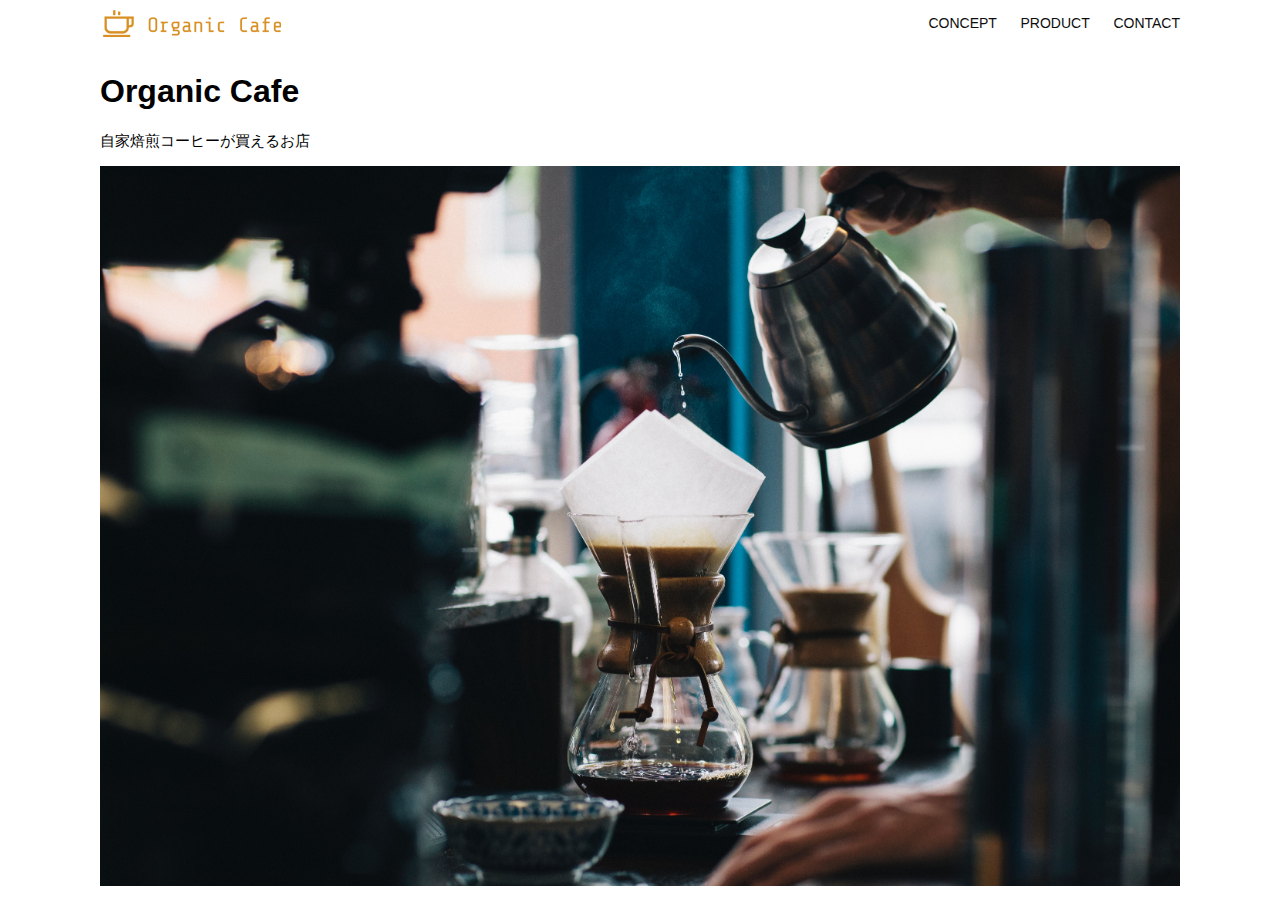
<file: html-css-kadai_013/index.html>
<!DOCTYPE html>
<html>
  <head>
    <title>Organic Cafe</title>
    <meta charset="UTF-8" />
    <meta
      name="description"
      content="自家焙煎のコーヒーがお家で楽しめるOrganic Cafe"
    />
    <meta name="viewport" content="width=device-width, initial-scale=1.0" />
    <link rel="stylesheet" href="style.css" />
  </head>
  <body>
    <!-- ヘッダー -->
    <header>
      <!-- ロゴ -->
      <a href="index.html" id="logo"
        ><img src="images/logo.png" alt="トップページに戻る"
      /></a>

      <!-- PC用ナビゲーション -->
      <nav id="nav-pc">
        <a href="index.html#concept">CONCEPT</a>
        <a href="index.html#product">PRODUCT</a>
        <a href="index.html#contact">CONTACT</a>
      </nav>
      <!-- スマートフォン用メニュー画像 -->
      <img id="menu-sp" src="images/button-menu.png" alt="ナビゲーションを開く" onclick="document.getElementById('nav-sp').style.display = 'block'">

      <!-- スマホ用ナビゲーション -->
      <nav id="nav-sp">
        <img id="close" src="images/button-close.png" alt="ナビゲーションを閉じる" onclick="document.getElementById('nav-sp').style.display = 'none'">
        <a id="logo-sp" href="index.html" onclick="document.getElementById('nav-sp').style.display = 'none'"><img
          src="images/logo-sp.png" alt="トップページに戻る"></a>
        <a class="menu" href="index.html#concept" onclick="document.getElementById('nav-sp').style.display = 'none'">CONCEPT</a>
        <a class="menu" href="index.html#product" onclick="document.getElementById('nav-sp').style.display = 'none'">PRODUCT</a>
        <a class="menu" href="index.html#contact" onclick="document.getElementById('nav-sp').style.display = 'none'">CONTACT</a>
      </nav>
    </header>
    <main>
      <article>
        <!-- メインビジュアル -->
        <section id="main-visual">
          <div id="main-message">
            <h1>Organic Cafe</h1>
            <p>自家焙煎コーヒーが買えるお店</p>
          </div>
          <img
            src="images/main-image.jpg"
            alt="コーヒーをハンドドリップで淹れる画像"
          />
        </section>
      </article>
    </main>
  </body>
</html>
</file>
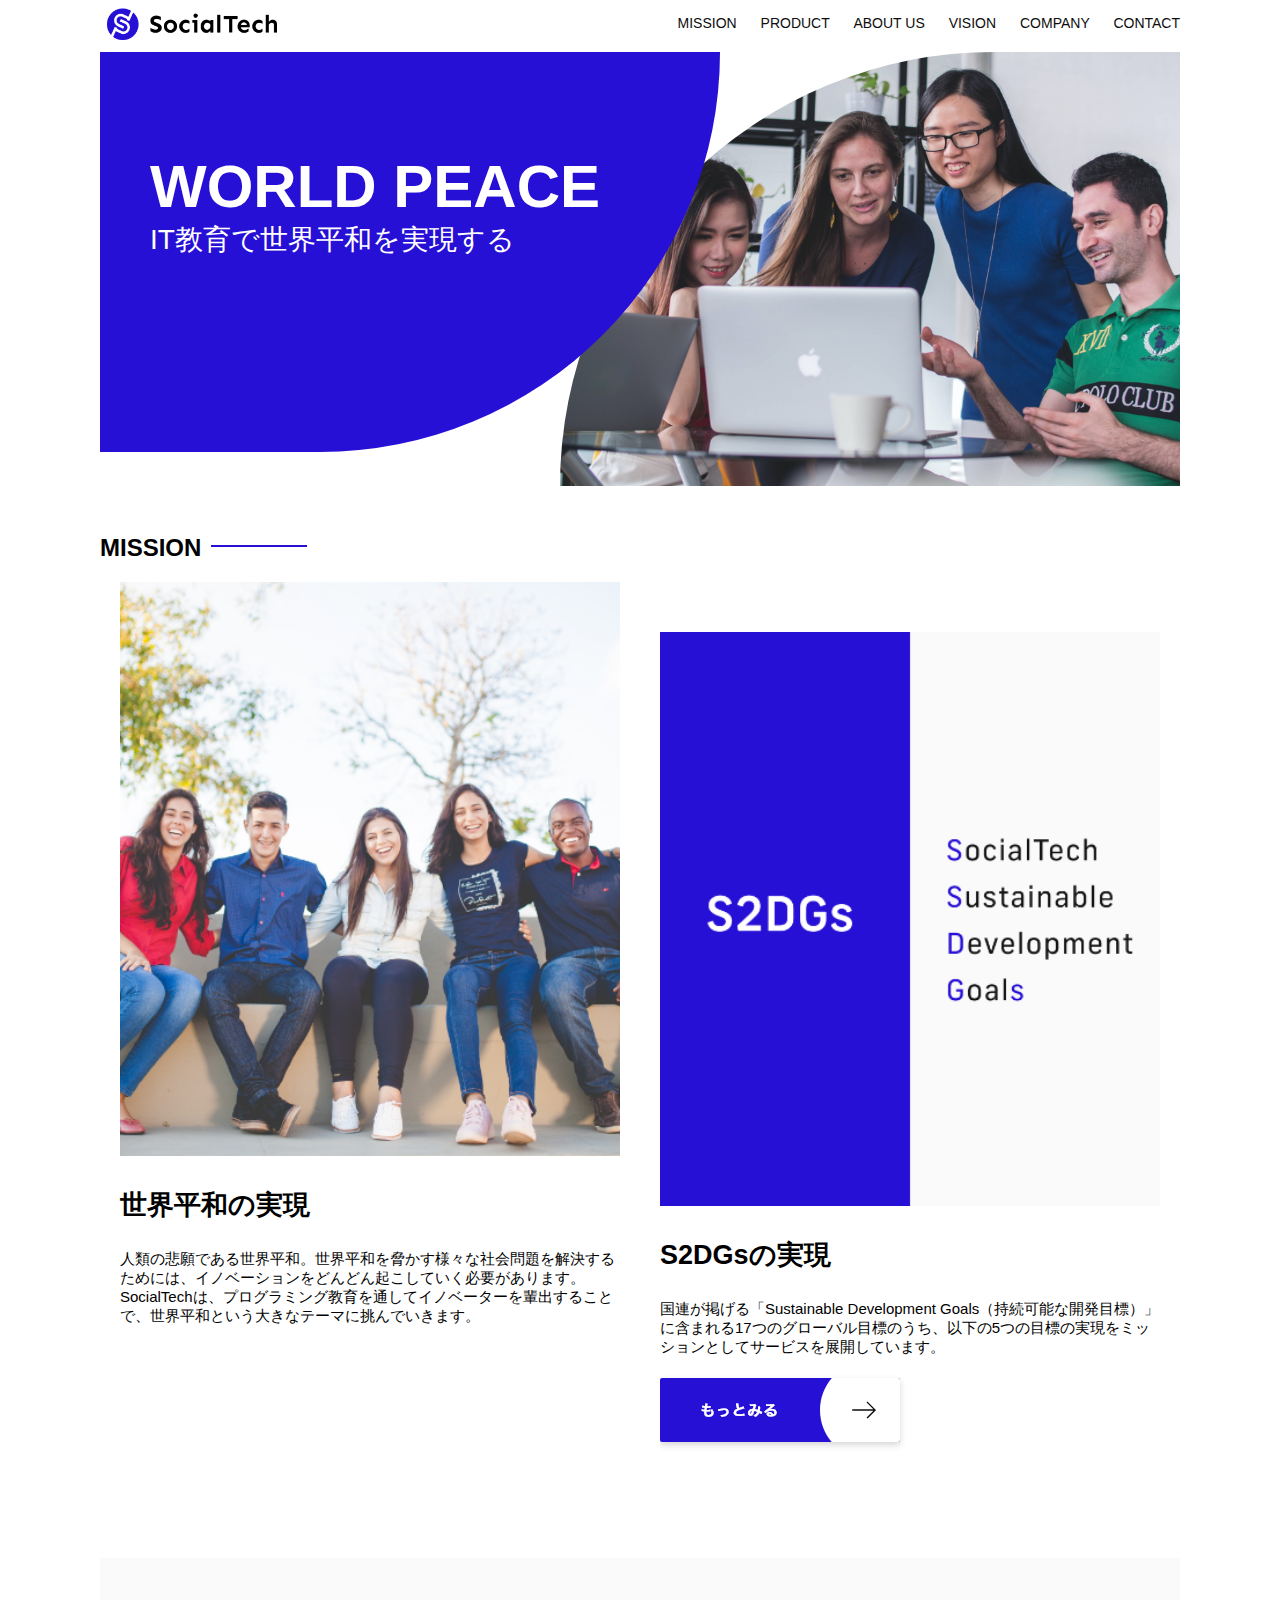
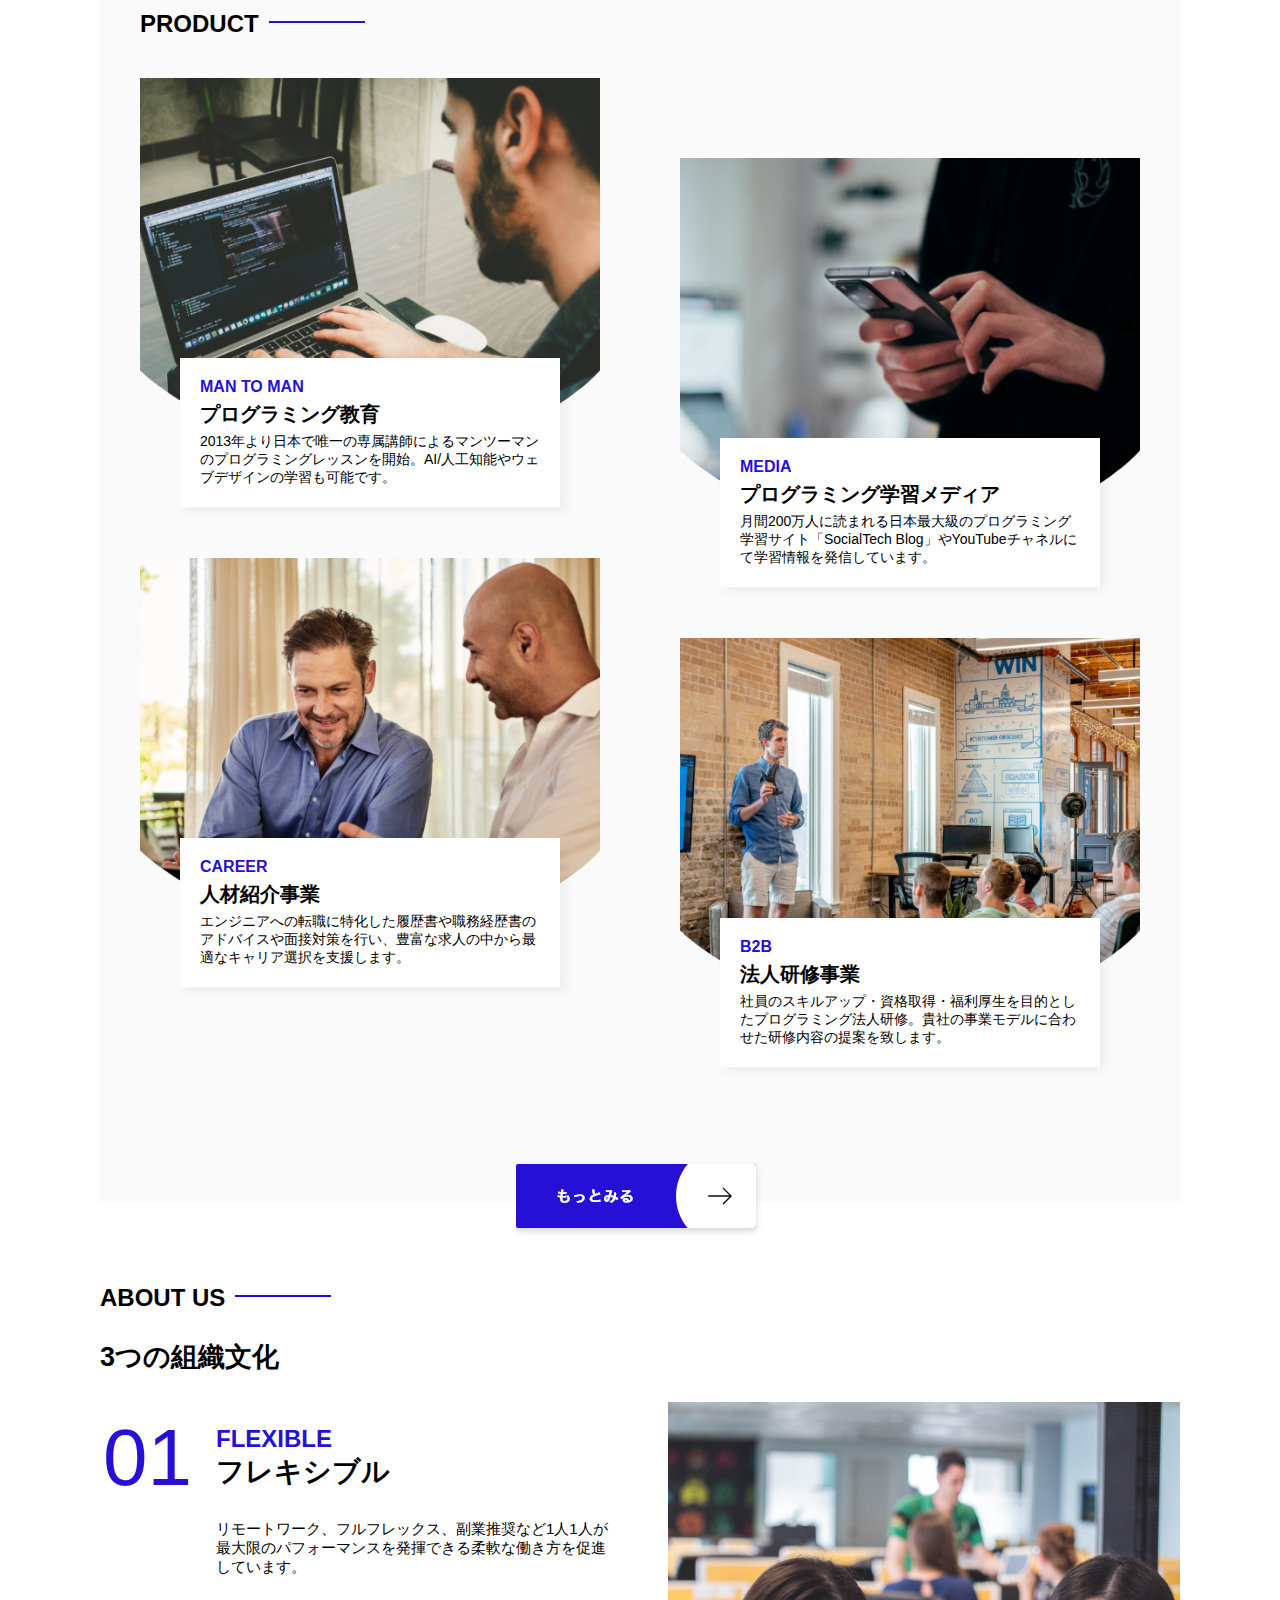
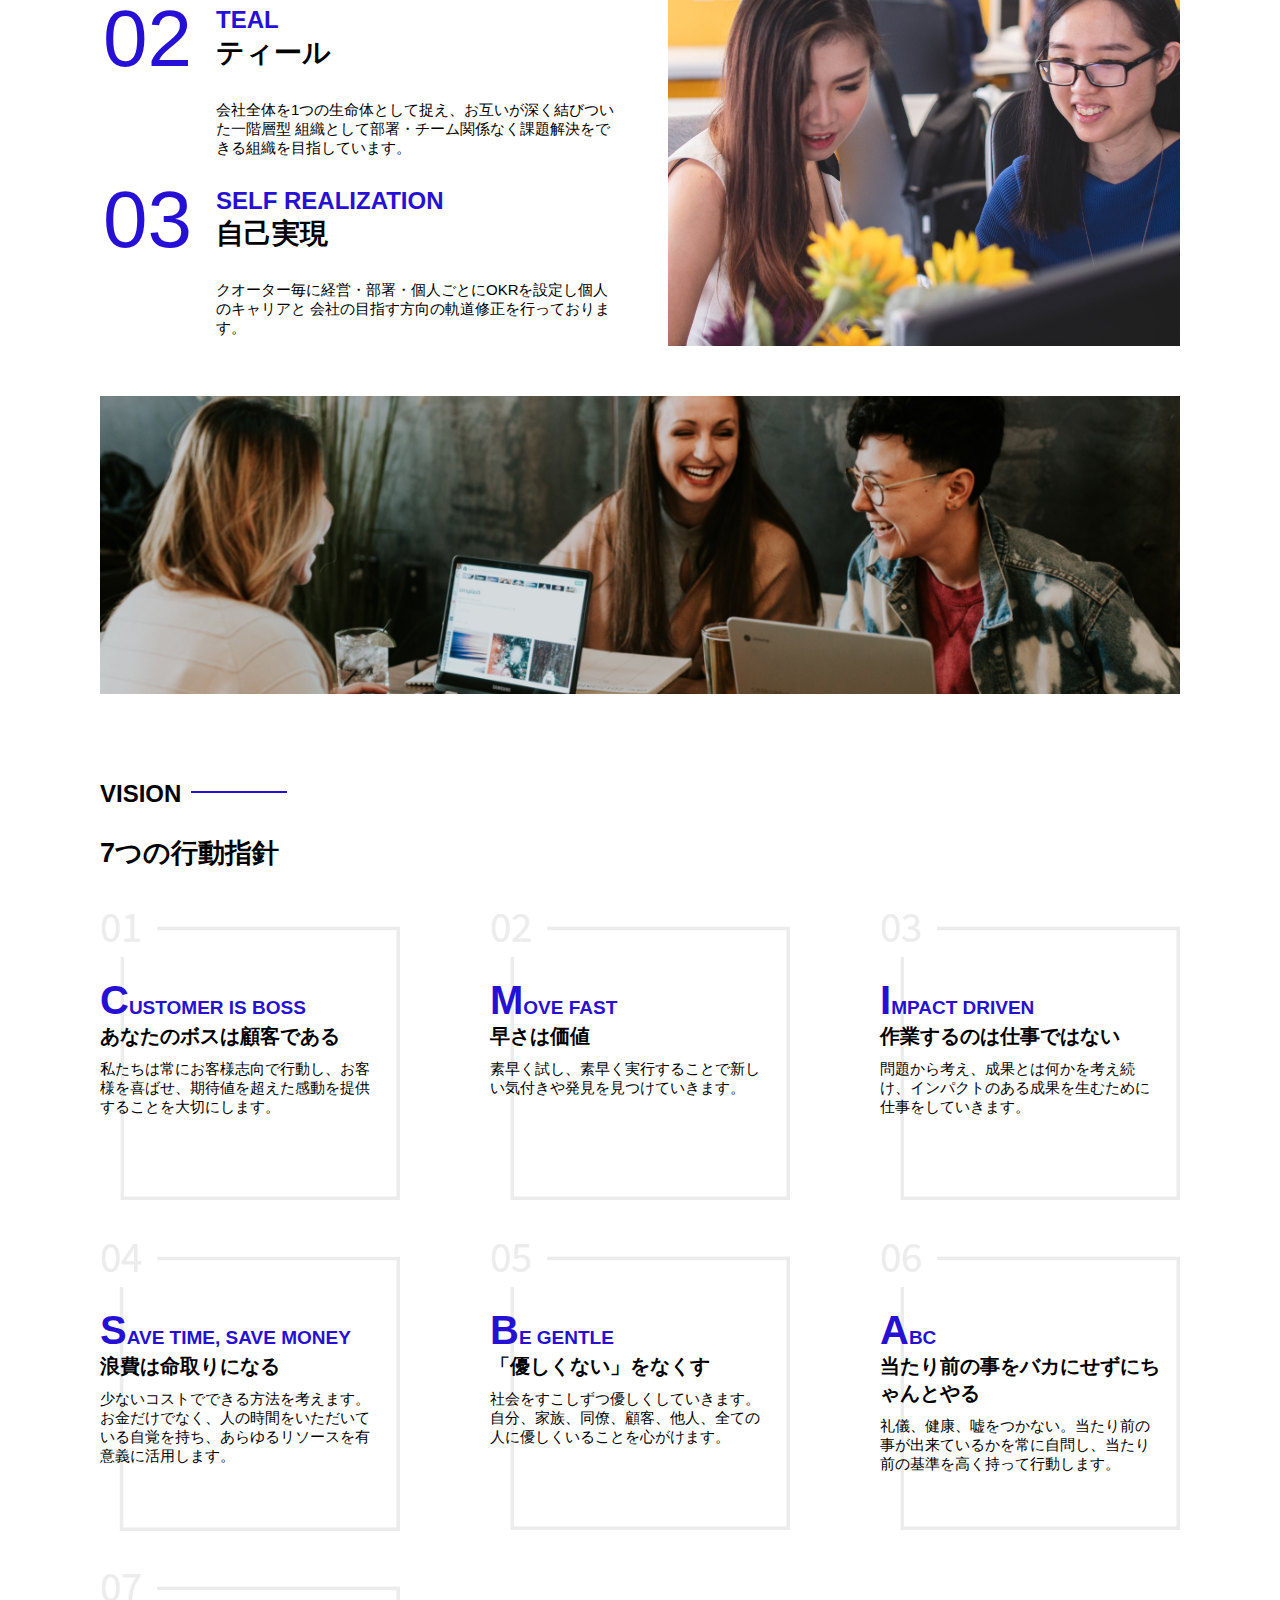
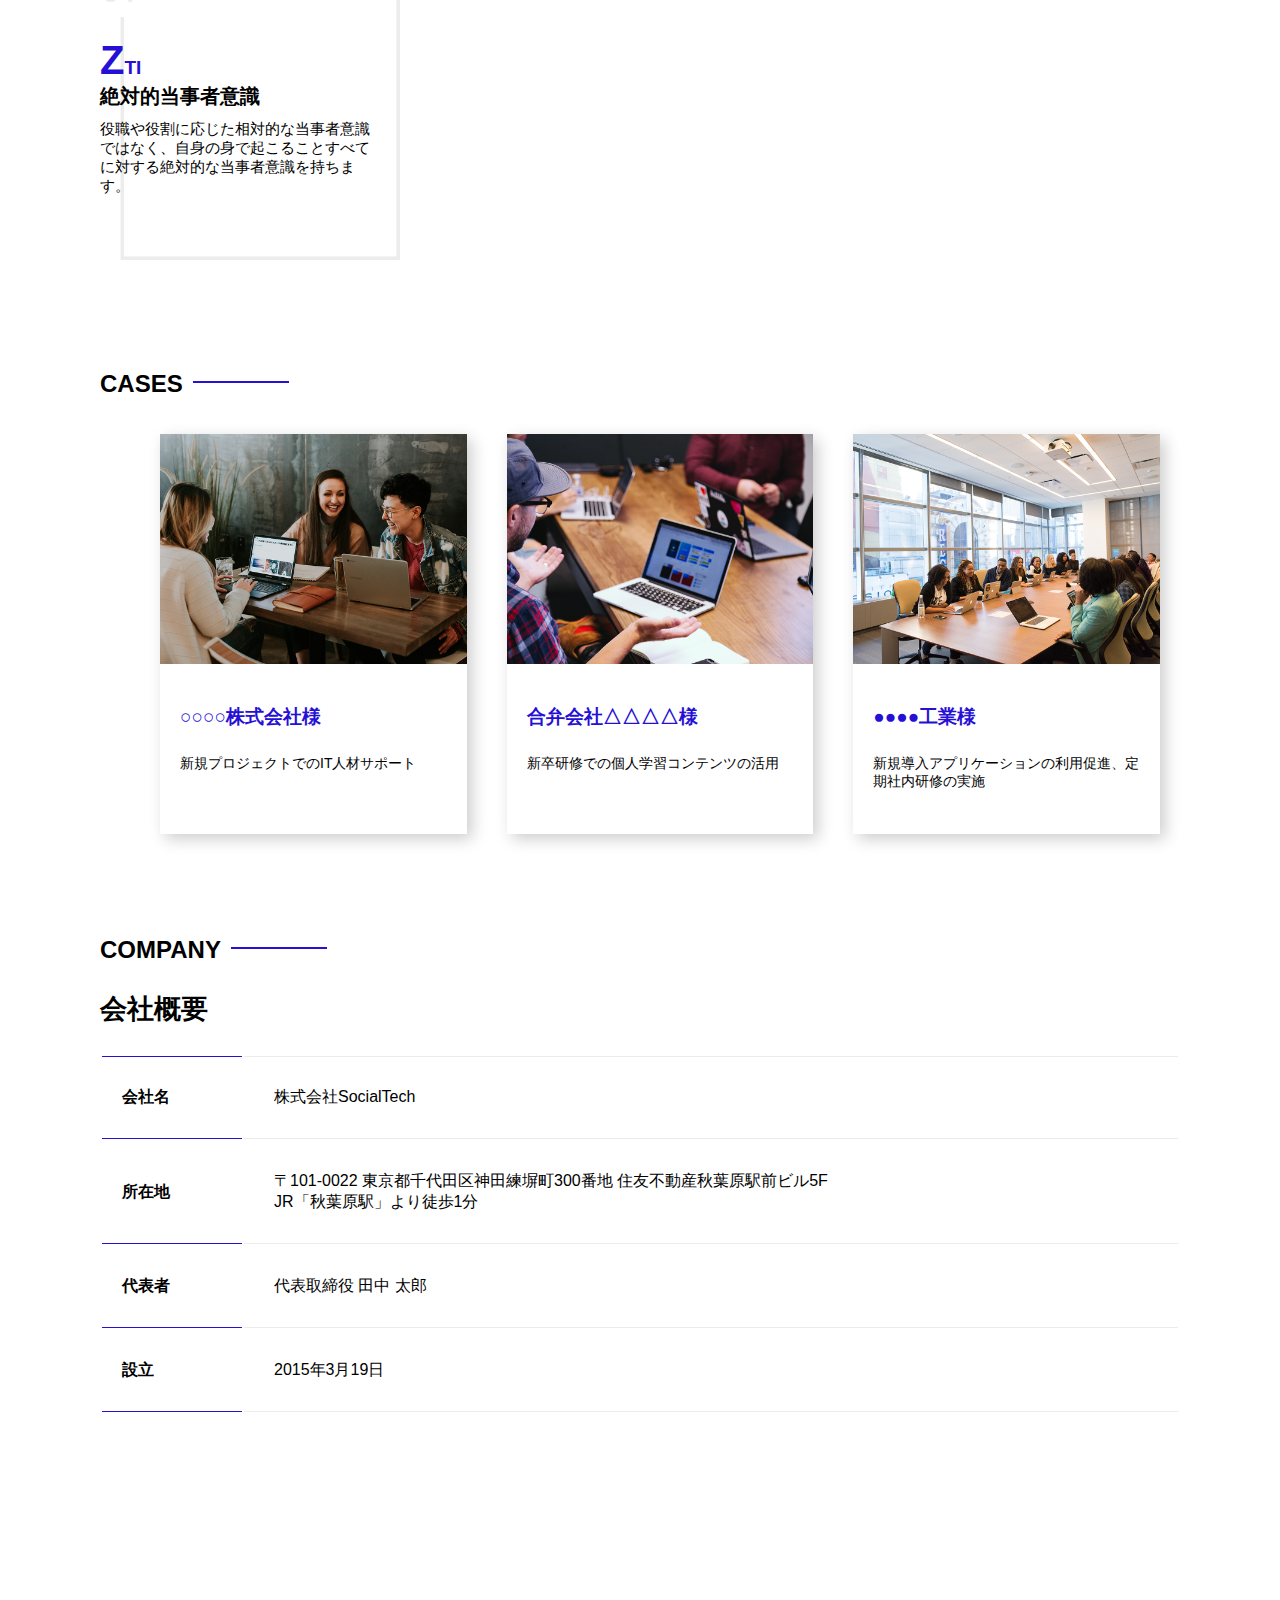
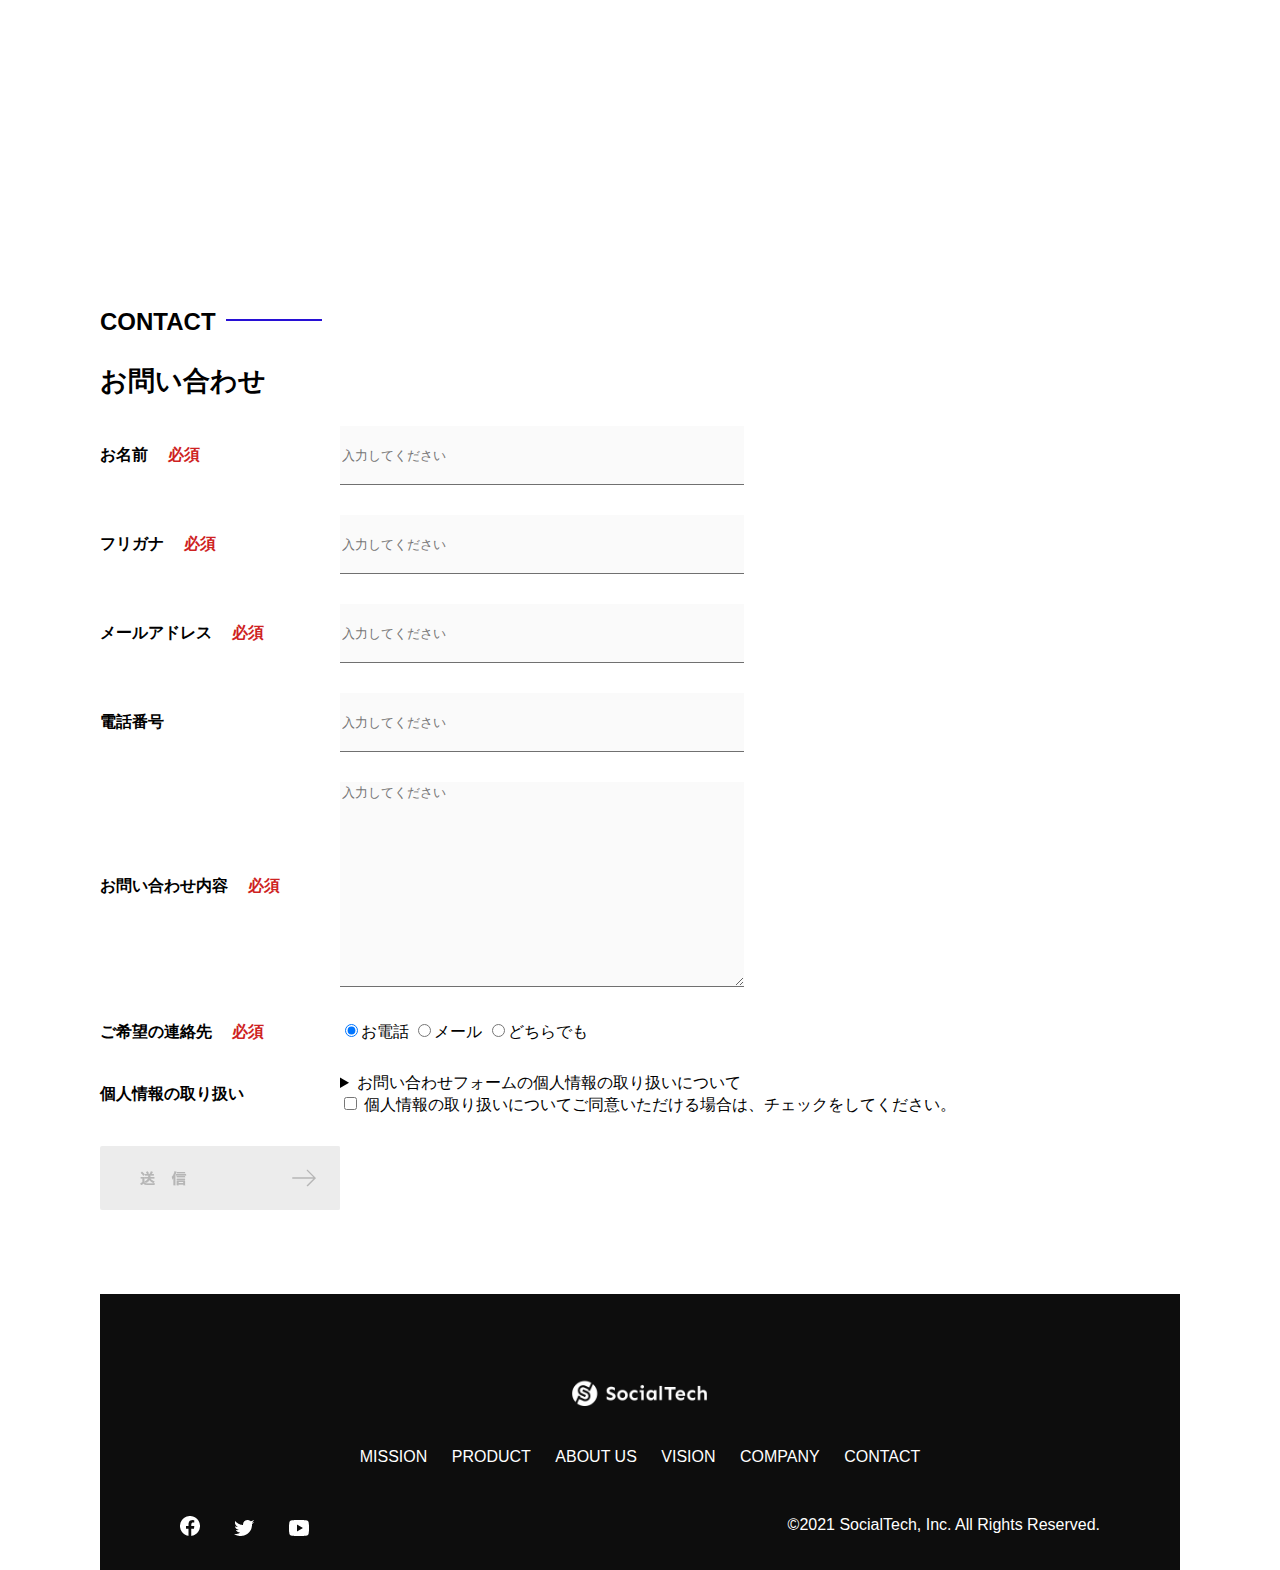
<file: kadai_tutorial_output/socialtech/index.html>
<!DOCTYPE html>
<html>
  <head>
    <title>SocialTech</title>
    <meta charset="UTF-8">
    <meta name="description" content="SocialTechはEdTech業界のリーディングカンパニーを目指します。">
    <meta name="viewport" content="width=device-width, initial-scale=1.0">
    <link rel="stylesheet" href="style.css">
  </head>
  <body>
    <!-- ヘッダー -->
    <header>
      <!-- ロゴ -->
      <a href="index.html" id="logo"><img src="images/logo.png" alt="トップページに戻る"></a>

      <!-- PC用ナビゲーション -->
      <nav id="nav-pc">
        <a href="mission.html">MISSION</a>
        <a href="product.html">PRODUCT</a>
        <a href="index.html#aboutus">ABOUT US</a>
        <a href="index.html#vision">VISION</a>
        <a href="index.html#company">COMPANY</a>
        <a href="index.html#contact">CONTACT</a>
      </nav>
      <!-- スマホ用メニューボタン -->
      <img id="menu-sp" src="images/button-menu.png" alt="ナビゲーションを開く" onclick="document.getElementById('nav-sp').style.display = 'block'">

        <!-- スマホ用ナビゲーション -->
        <nav id="nav-sp">
          <img id="close" src="images/button-close.png" alt="ナビゲーションを閉じる" onclick="document.getElementById('nav-sp').style.display = 'none'">
          <a id="logo-sp" href="index.html" onclick="document.getElementById('nav-sp').style.display = 'none'"><img
              src="images/logo-sp.png" alt="トップページに戻る"></a>
          <a class="menu" href="mission.html" onclick="document.getElementById('nav-sp').style.display = 'none'">MISSION</a>
          <a class="menu" href="product.html" onclick="document.getElementById('nav-sp').style.display = 'none'">PRODUCT</a>
          <a class="menu" href="index.html#aboutus" onclick="document.getElementById('nav-sp').style.display = 'none'">ABOUT US</a>
          <a class="menu" href="index.html#vision"
            onclick="document.getElementById('nav-sp').style.display = 'none'">VISION</a>
          <a class="menu" href="index.html#company"
            onclick="document.getElementById('nav-sp').style.display = 'none'">COMPANY</a>
          <a class="menu" href="index.html#contact"
            onclick="document.getElementById('nav-sp').style.display = 'none'">CONTACT</a>
          <div id="sns">
            <a href="https://www.facebook.com/sejuku2013"><img src="images/button-facebook.png" alt="Facebookのリンク"></a>
            <a href="https://twitter.com/samuraijuku"><img src="images/button-twitter.png" alt="Twitterのリンク"></a>
            <a href="https://www.youtube.com/channel/UCCFOQO5aDK0xXam4cUQXT8g"><img src="images/button-youtube.png" alt="YouTubeのリンク"></a>
          </div>
        </nav>
    </header>
      <main>
        <article>
          <!-- メインビジュアル -->
          <section id="main-visual">
            <div id="main-message">
              <h1>WORLD PEACE</h1>
              <p>IT教育で世界平和を実現する</p>
            </div>
            <img src="images/index/index-main.png" alt="PCの周りに集まる多国籍の仲間たち">
          </section>
          <!--ミッション-->
          <section id="mission">
            <h2 class="index-h2">MISSION</h2>
          <div id="mission-flex">
            <div>
              <img id="mission-photo" src="images/index/index-mission.png" alt="屋外のベンチで写真を撮影する多国籍の仲間たち">
              <h3>世界平和の実現</h3>
              <p>
                人類の悲願である世界平和。世界平和を脅かす様々な社会問題を解決するためには、イノベーションをどんどん起こしていく必要があります。SocialTechは、プログラミング教育を通してイノベーターを輩出することで、世界平和という大きなテーマに挑んでいきます。
              </p>
            </div>
              <div>
                <img id="s2dgs" src="images/index/s2dgs.png" alt="S2DGs">
                <h3>S2DGsの実現</h3>
                <p>国連が掲げる「Sustainable Development
                   Goals（持続可能な開発目標）」に含まれる17つのグローバル目標のうち、以下の5つの目標の実現をミッションとしてサービスを展開しています。</p>
                <a href="mission.html">
                <img src="images/button-more.png" alt="もっとみる">
                </a>
              </div>
          </div>
          </section>
            <!-- プロダクト -->
            <section id="product">
              <h2 class="index-h2">PRODUCT</h2>
              <div>
                <div id="product-left">
                  <div>
                    <img class="product-photo" src="images/index/index-mantoman.png" alt="PCでコードを書く男性">
                    <div class="product-explain">
                      <span>MAN TO MAN</span>
                      <h3>プログラミング教育</h3>
                      <p>2013年より日本で唯一の専属講師によるマンツーマンのプログラミングレッスンを開始。AI/人工知能やウェブデザインの学習も可能です。</p>
                    </div>
                  </div>
                  <div>
                    <img class="product-photo" src="images/index/index-career.png" alt="笑顔で話し合う2人の男性">
                    <div class="product-explain">
                      <span>CAREER</span>
                      <h3>人材紹介事業</h3>
                      <p>エンジニアへの転職に特化した履歴書や職務経歴書のアドバイスや面接対策を行い、豊富な求人の中から最適なキャリア選択を支援します。</p>
                    </div>
                  </div>
                </div>
                <div id="product-right">
                  <div>
                    <img class="product-photo" src="images/index/index-media.png" alt="スマートフォンを操作する人">
                    <div class="product-explain">
                      <span>MEDIA</span>
                      <h3>プログラミング学習メディア</h3>
                      <p>月間200万人に読まれる日本最大級のプログラミング学習サイト「SocialTech Blog」やYouTubeチャネルにて学習情報を発信しています。</p>
                    </div>
                  </div>
                  <div>
                    <img class="product-photo" src="images/index/index-b2b.png" alt="講演中の男性とそれを聴く人々">
                    <div class="product-explain">
                      <span>B2B</span>
                      <h3>法人研修事業</h3>
                      <p>社員のスキルアップ・資格取得・福利厚生を目的としたプログラミング法人研修。貴社の事業モデルに合わせた研修内容の提案を致します。</p>
                    </div>
                  </div>
                </div>
              </div>
              <div>
                <a id="product-more" href="product.html">
                  <img src="images/button-more.png" alt="もっとみる">
                </a>
              </div>
            </section>
             <!---ABOUT US-->
             <section id="aboutus">
              <h2 class="index-h2">ABOUT US</h2>
              <h3>3つの組織文化</h3>
              <div>
                <table class="culture-table">
                  <tr>
                    <td>
                      <span class="culture-num">01</span>
                    </td>
                    <td>
                      <span class="culture-en">FLEXIBLE</span>
                      <span class="culture-jp">フレキシブル</span>
                    </td>
                  </tr>
                  <tr>
                    <td>
                      <!-- 空のセル -->
                    </td>
                    <td>
                      <p class="culture-description">
                        リモートワーク、フルフレックス、副業推奨など1人1人が最大限のパフォーマンスを発揮できる柔軟な働き方を促進しています。
                      </p>
                    </td>
                  </tr>
                  <tr>
                    <td>
                      <span class="culture-num">02</span>
                    </td>
                    <td>
                      <span class="culture-en">TEAL</span>
                      <span class="culture-jp">ティール</span>
                    </td>
                  </tr>
                  <tr>
                    <td>
                      <!-- 空のセル -->
                    </td>
                    <td>
                      <p class="culture-description">
                        会社全体を1つの生命体として捉え、お互いが深く結びついた一階層型
                        組織として部署・チーム関係なく課題解決をできる組織を目指しています。
                      </p>
                    </td>
                  </tr>
                  <tr>
                    <td>
                      <span class="culture-num">03</span>
                    </td>
                    <td>
                      <span class="culture-en">SELF REALIZATION</span>
                      <span class="culture-jp">自己実現</span>
                    </td>
                  </tr>
                  <tr>
                    <td>
                      <!--空のセル-->
                    </td>
                    <td>
                      <p class="culture-description">
                        クオーター毎に経営・部署・個人ごとにOKRを設定し個人のキャリアと
                        会社の目指す方向の軌道修正を行っております。
                      </p>
                    </td>
                  </tr>
                </table>
                <img class="culture-img" src="images/index/index-aboutus1.png" alt="笑顔で話し合う2人の女性">
              </div>
              <img class="culture-img2" src="images/index/index-aboutus2.png" alt="笑顔で話し合う3人の男女">
            </section>
              <!-- VISION -->
              <section id="vision">
                <h2 class="index-h2">VISION</h2>
                <h3>7つの行動指針</h3>
                <div>
                  <div class="vision-box">
                    <img src="images/index/vision-01.png" alt="01">
                    <span>
                      <h4>CUSTOMER IS BOSS</h4>
                      <h5>あなたのボスは顧客である</h5>
                      <p>私たちは常にお客様志向で行動し、お客様を喜ばせ、期待値を超えた感動を提供することを大切にします。</p>
                    </span>
                  </div>
                  <div class="vision-box">
                    <img src="images/index/vision-02.png" alt="02">
                    <span>
                      <h4>MOVE FAST</h4>
                      <h5>早さは価値</h5>
                      <p>素早く試し、素早く実行することで新しい気付きや発見を見つけていきます。</p>
                    </span>
                  </div>
                  <div class="vision-box">
                    <img src="images/index/vision-03.png" alt="03">
                    <span>
                      <h4>IMPACT DRIVEN</h4>
                      <h5>作業するのは仕事ではない</h5>
                      <p>問題から考え、成果とは何かを考え続け、インパクトのある成果を生むために仕事をしていきます。</p>
                    </span>
                  </div>
                  <div class="vision-box">
                    <img src="images/index//vision-04.png" alt="04">
                    <span>
                      <h4>SAVE TIME, SAVE MONEY</h4>
                      <h5>浪費は命取りになる</h5>
                      <p>少ないコストでできる方法を考えます。お金だけでなく、人の時間をいただいている自覚を持ち、あらゆるリソースを有意義に活用します。</p>
                    </span>
                  </div>
                  <div class="vision-box">
                    <img src="images/index/vision-05.png" alt="05">
                    <span>
                      <h4>BE GENTLE</h4>
                      <h5>「優しくない」をなくす</h5>
                      <p>社会をすこしずつ優しくしていきます。自分、家族、同僚、顧客、他人、全ての人に優しくいることを心がけます。</p>
                    </span>
                  </div>
                  <div class="vision-box">
                    <img src="images/index/vision-06.png" alt="06">
                    <span>
                      <h4>ABC</h4>
                      <h5>当たり前の事をバカにせずにちゃんとやる</h5>
                      <p>礼儀、健康、嘘をつかない。当たり前の事が出来ているかを常に自問し、当たり前の基準を高く持って行動します。</p>
                    </span>
                  </div>
                  <div class="vision-box">
                    <img src="images/index/vision-07.png" alt="07">
                    <span>
                      <h4>ZTI</h4>
                      <h5>絶対的当事者意識</h5>
                      <p>役職や役割に応じた相対的な当事者意識ではなく、自身の身で起こることすべてに対する絶対的な当事者意識を持ちます。</p>
                    </span>
                  </div>
                </div>
              </section>
              <!-- CASES -->
              <section id="cases">
                <h2 class="index-h2">CASES</h2>
                <ul>
                  <li class="case-card">
                    <img
                    class="case-img"
                    src="images/index/case-1.png"
                    alt="仲良く語り合う3人"
                    >
                    <div class="case-info">
                      <h4 class="case-name">○○○○株式会社様</h4>
                      <p class="case-content">新規プロジェクトでのIT人材サポート</p>
                    </div>
                  </li>
                  <li class="case-card">
                    <img
                      class="case-img"
                      src="images/index/case-2.png"
                      alt="PCでコンテンツを見る"
                    >
                    <div class="case-info">
                      <h4 class="case-name">合弁会社△△△△様</h4>
                      <p class="case-content">新卒研修での個人学習コンテンツの活用</p>
                    </div>
                  </li>
                  <li class="case-card">
                    <img
                      class="case-img"
                      src="images/index/case-3.png"
                      alt="社内研修中の会議室"
                    >
                    <div class="case-info">
                      <h4 class="case-name">●●●●工業様</h4>
                      <p class="case-content">
                          新規導入アプリケーションの利用促進、定期社内研修の実施
                      </p>
                    </div>
                  </li>
                </ul>
              </section>
                <!-- COMPANY -->
                <section id="company">
                    <h2 class="index-h2">COMPANY</h2>
                    <h3>会社概要</h3>
                  <table id="company-table">
                    <tr>
                      <th class="tableheader-first">会社名</th>
                      <td class="cell-first">株式会社SocialTech</td>
                    </tr>
                    <tr>
                      <th class="tableheader">所在地</th>
                      <td class="cell">〒101-0022 東京都千代田区神田練塀町300番地 住友不動産秋葉原駅前ビル5F<br>JR「秋葉原駅」より徒歩1分</td>
                    </tr>
                    <tr>
                      <th class="tableheader">代表者</th>
                      <td class="cell">代表取締役 田中 太郎</td>
                    </tr>
                    <tr>
                      <th class="tableheader">設立</th>
                      <td class="cell">2015年3月19日</td>
                    </tr>
                  </table>
                    <iframe
                      src="https://www.google.com/maps/embed?pb=!1m18!1m12!1m3!1d3240.0688551336807!2d139.7720776771055!3d35.69992317258124!2m3!1f0!2f0!3f0!3m2!1i1024!2i768!4f13.1!3m3!1m2!1s0x60188fee13660e23%3A0x77137876edf742ac!2z5L2P5Y-L5LiN5YuV55Sj56eL6JGJ5Y6f6aeF5YmN44OT44Or!5e0!3m2!1sja!2sjp!4v1704858013291!5m2!1sja!2sjp"
                      style="border:0;" allowfullscreen="" loading="lazy">
                    </iframe>
                </section>
                  <!-- お問い合わせフォーム -->
                  <section id="contact">
                    <h2 class="index-h2">CONTACT</h2>
                    <h3>お問い合わせ</h3>
                    <form>
                      <div>
                        <div class="contact-heading">
                          <label class="contact-label">お名前<span class="contact-span">必須</span></label>
                        </div>
                        <div>
                          <input type="text" name="name" placeholder="入力してください" class="contact-textbox">
                        </div>
                      </div>
                      <div>
                        <div class="contact-heading">
                          <label class="contact-label">フリガナ<span class="contact-span">必須</span></label>
                        </div>
                        <div>
                          <input type="text" name="hurigana" placeholder="入力してください" class="contact-textbox">
                        </div>
                      </div>
                      <div>
                        <div class="contact-heading">
                          <label class="contact-label">メールアドレス<span class="contact-span">必須</span></label>
                        </div>
                        <div>
                          <input type="text" name="email" placeholder="入力してください" class="contact-textbox">
                        </div>
                      </div>
                      <div>
                        <div class="contact-heading">
                          <label class="contact-label">電話番号</label>
                        </div>
                        <div>
                         <input type="text" name="tel" placeholder="入力してください" class="contact-textbox">
                        </div>
                      </div>
                      <div>
                        <div class="contact-heading">
                          <label class="contact-label">お問い合わせ内容<span class="contact-span">必須</span></label>
                        </div>
                        <div>
                          <textarea class="contact-textarea" placeholder="入力してください" name="message"></textarea>
                        </div>
                      </div>
                      <div>
                        <div class="contact-heading">
                          <label class="contact-label">ご希望の連絡先<span class="contact-span">必須</span></label>
                        </div>
                        <div>
                          <input class="radiobutton" type="radio" value="tel" name="contact" checked><label>お電話</label>
                          <input class="radiobutton" type="radio" value="mail" name="contact"><label>メール</label>
                          <input class="radiobutton" type="radio" value="both" name="contact"><label>どちらでも</label>
                        </div>
                      </div>
                      <div>
                        <div class="contact-heading">
                          <label class="contact-label">個人情報の取り扱い</label>
                        </div>
                        <div>
                          <details>
                            <summary>お問い合わせフォームの個人情報の取り扱いについて</summary>
                            <div>
                              <span>１．組織の名称又は氏名</span><br>
                              株式会社SocialTech<br><br>
                              <span>２．個人情報保護管理者（若しくはその代理人）の氏名又は職名、所属及び連絡先
                                鈴木 一郎 コーポレート部</span><br>
                              メールアドレス：samurai@example.com<br>
                              TEL：03-1234-5678<br>
                              <span>３．個人情報の利用目的</span><br>
                              ・本サービス及び本サービスに関連する情報の提供又はそれらに関する連絡のため<br>
                              ・ユーザーの本人確認のため<br>
                              ・当社サービスのご案内のため<br>
                              ・当社の商品等の広告または宣伝（電子メールによるものを含むものとします。）<br><br>
                              <span>４．個人情報の取り扱い業務の委託</span><br>
                              個人情報の取扱業務の全部または一部を外部に業務委託する場合があります。<br>
                              その際、弊社は、個人情報を適切に保護できる管理体制を敷き実行していることを条件として<br>
                              委託先を厳選したうえで、機密保持契約を委託先と締結し、お客様の個人情報を厳密に管理させます。<br><br>
                              <span>５．個人情報の開示等の請求</span><br>
                              お客様は、弊社に対してご自身の個人情報の開示等（利用目的の通知、開示、内容の訂正・追加・削除、利用の停止または消去、第三者への提供の停止）に関して、当社問合わせ窓口に申し出ることができます。<br>
                              その際、弊社はお客様ご本人を確認させていただいたうえで、合理的な期間内に対応いたします。<br><br>
                              なお、個人情報に関する弊社問合わせ先は、次の通りです。<br><br>
                              株式会社SocialTech　個人情報問合せ窓口<br>
                              〒101-0022 東京都千代田区神田練塀町300番地 住友不動産秋葉原駅前ビル5F<br>
                              メールアドレス：samurai@example.com　TEL：03-1234-5678<br><br>
                              <span>６．個人情報を提供されることの任意性について</span><br><br>
                              お客様がご自身の個人情報を弊社に提供されるか否かは、お客様のご判断によりますが、もしご提供されない場合には、適切なサービスが提供できない場合がありますので予めご了承ください。
                            </div>
                          </details>
                          <input type="checkbox" name="agree">
                          <span>個人情報の取り扱いについてご同意いただける場合は、チェックをしてください。</span>
                        </div>
                      </div>
                        <input type="image" src="images/button-submit.png" alt="送信する">
                    </form>
                  </section>
        </article>
        <footer>
          <div id="footer-logo">
            <img src="images/logo-sp.png" alt="SocialTech">
          </div>
           <div id="footer-link">
             <a href="mission.html">MISSION</a>
             <a href="product.html">PRODUCT</a>
             <a href="index.html#aboutus">ABOUT US</a>
             <a href="index.html#vision">VISION</a>
             <a href="index.html#company">COMPANY</a>
             <a href="index.html#contact">CONTACT</a>
           </div>
            <div id="sns-footer">
              <a href="https://www.facebook.com/sejuku2013"><img src="images/button-facebook.png" alt="Facebookのリンク"></a>
              <a href="https://twitter.com/samuraijuku"><img src="images/button-twitter.png" alt="Twitterのリンク"></a>
              <a href="https://www.youtube.com/channel/UCCFOQO5aDK0xXam4cUQXT8g"><img src="images/button-youtube.png" alt="YouTubeのリンク"></a>
              <span id="copyright">&copy;2021 SocialTech, Inc. All Rights Reserved. </span>
            </div>
        </footer>
      </main>
  </body>
</html>
</file>
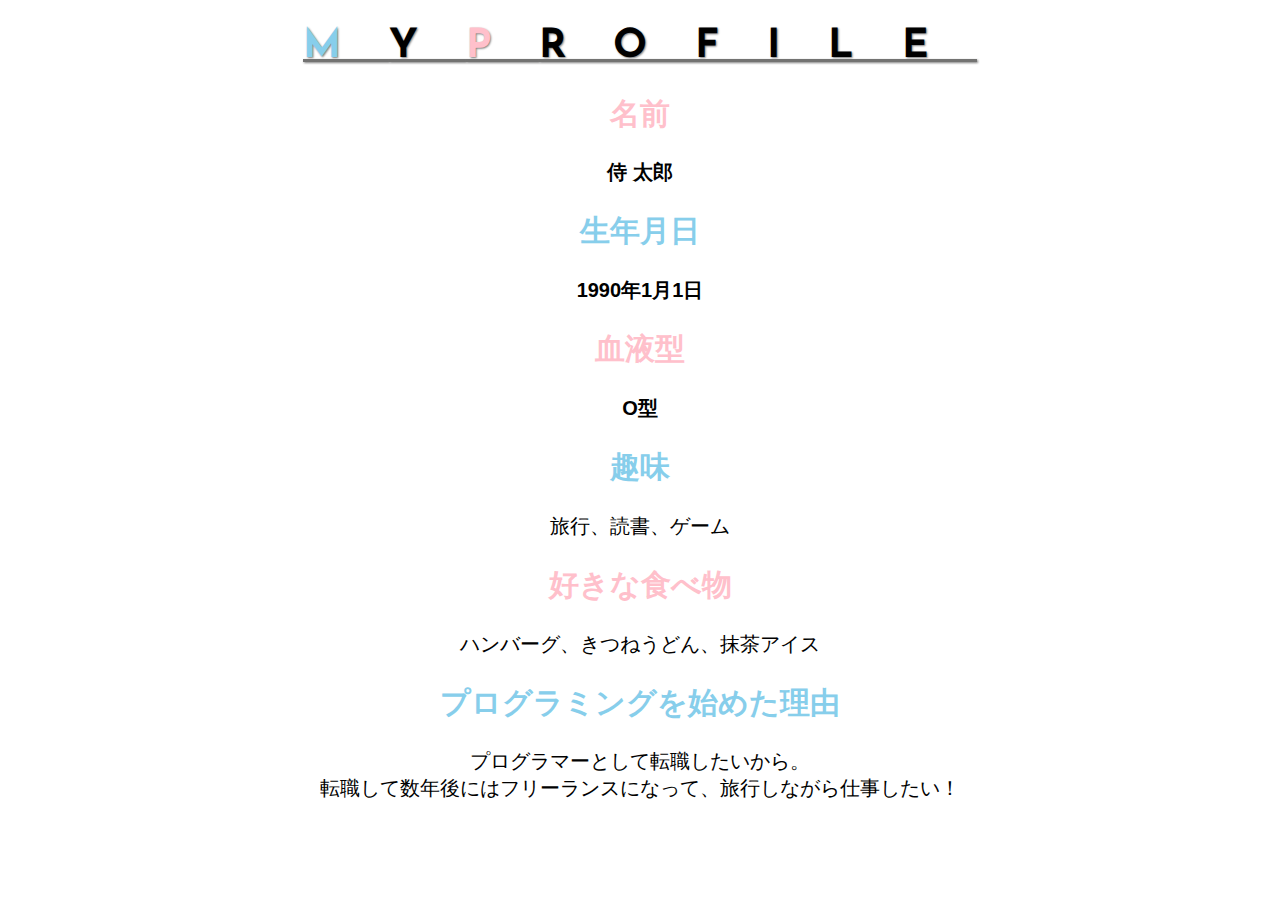
<file: kadai_014/kadai_014.html>
<!DOCTYPE html>
<html>
  <head>
    <title>14章課題</title>
      <meta name="description" content="このページは14章の課題です">
        <meta charset="utf-8">
        <!-- 以下の１行でCSSファイルを取り込む -->
        <link rel="stylesheet" href="style.css">
        <!-- Goglefontの読み込み　Josefin Sans -->
        <link rel="preconnect" href="https://fonts.googleapis.com">
        <link rel="preconnect" href="https://fonts.gstatic.com" crossorigin>
        <link href="https://fonts.googleapis.com/css2?family=Josefin+Sans:ital,wght@0,100..700;1,100..700&display=swap" rel="stylesheet">
  </head>
    <body>
      <!-- H1の一部分を指定の色に変更 -->
      <h1 class="myprofile"><span style="color: skyblue">M</span>Y<span style="color: rgb(255, 192, 203)">P</span>ROFILE</h1>
        <div id="parent"><!--親要素-->
        <h2 class="pinkfont">名前</h2>
          <p class="child">侍 太郎</p><!--子要素-->
            <h2 class="skybluefont">生年月日</h2>
              <p class="child">1990年1月1日</p><!--子要素-->
                <h2 class="pinkfont">血液型</h2>
                  <p class="child">O型</p><!--子要素-->
        </div><!--親要素の囲み-->
                    <h2 class="skybluefont">趣味</h2>
                      <p>旅行、読書、ゲーム</p>
                        <h2 class="pinkfont">好きな食べ物</h2>
                          <p>ハンバーグ、きつねうどん、抹茶アイス</p>
                            <h2 class="skybluefont">プログラミングを始めた理由</h2>
                              <p>プログラマーとして転職したいから。<br>転職して数年後にはフリーランスになって、旅行しながら仕事したい！</p>
    </body>
</html>
</file>
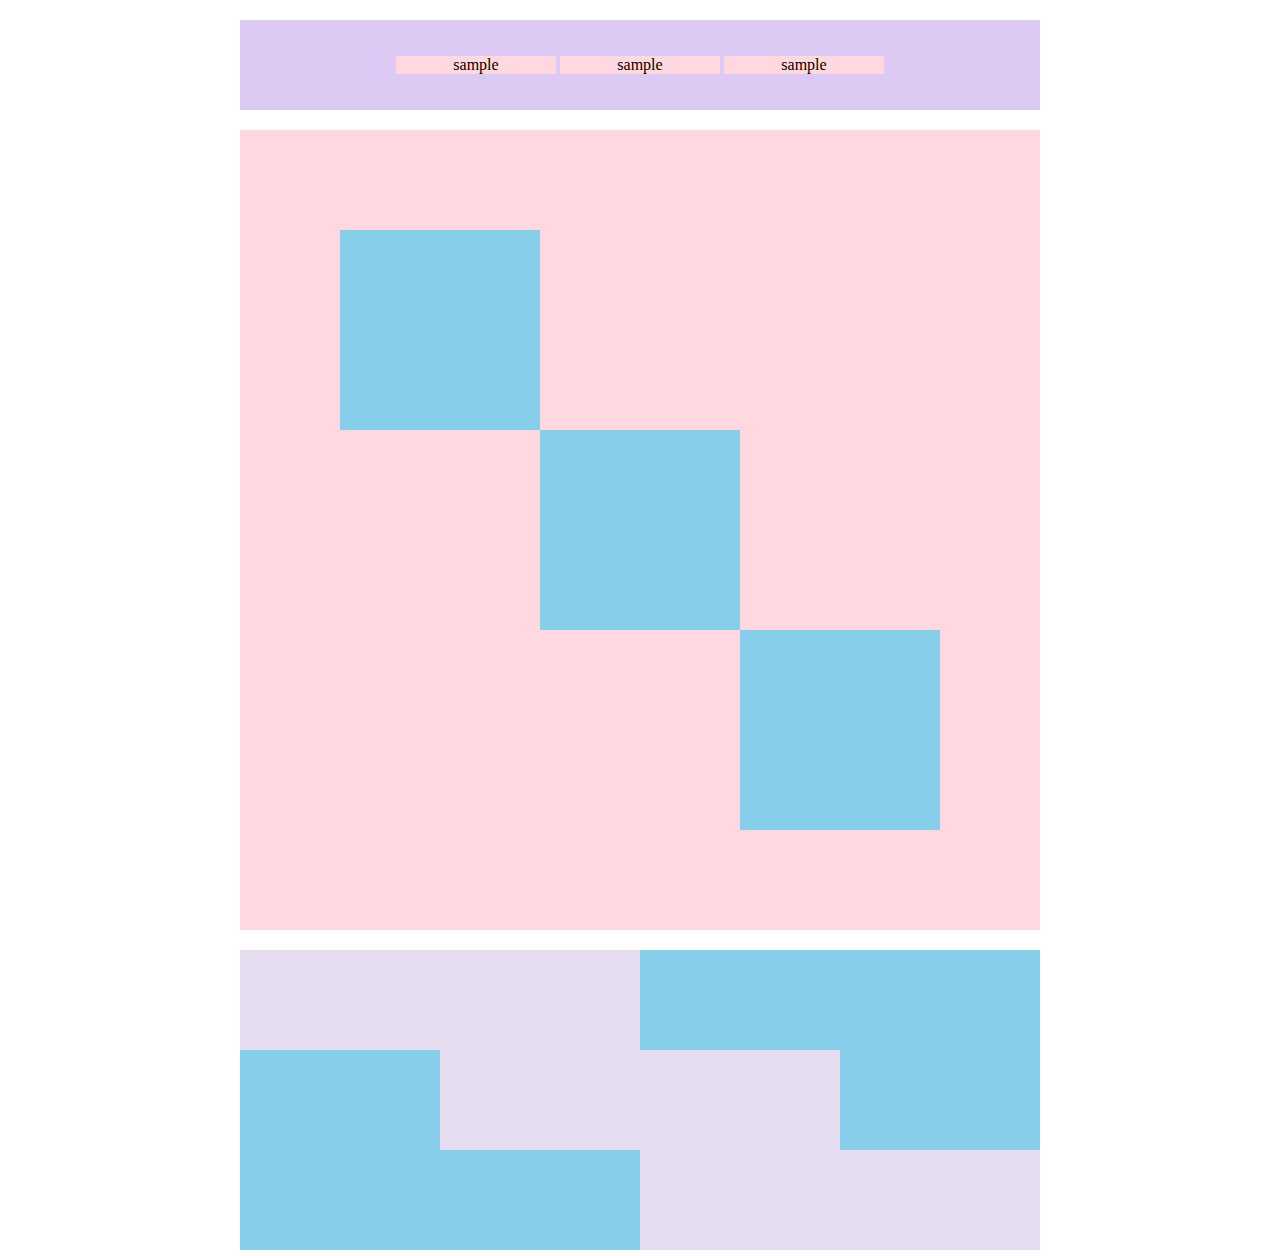
<file: kadai_018/kadai_018.html>
<!DOCTYPE html>
<html>
  <head>
    <title>18章課題</title>
    <meta name="description" content="このページは18章の課題です">
    <meta charset="utf-8">
    <link rel="stylesheet" href="style.css">
  </head>
    <body>
      <div id="top">
        <p class="top-child">sample</p>
          <p class="top-child">sample</p>
            <p class="top-child">sample</p>
        </div>
          <div class="middle">
          <div id="middle-child01"></div>
          <div id="middle-child02"></div>
          <div id="middle-child03"></div>
        </div>
            <div class="bottom">
              <div id="bottom-child01"></div>
              <div id="bottom-child02"></div>
              <div id="bottom-child03"></div>
            </div>
    </body>
</html>
</file>
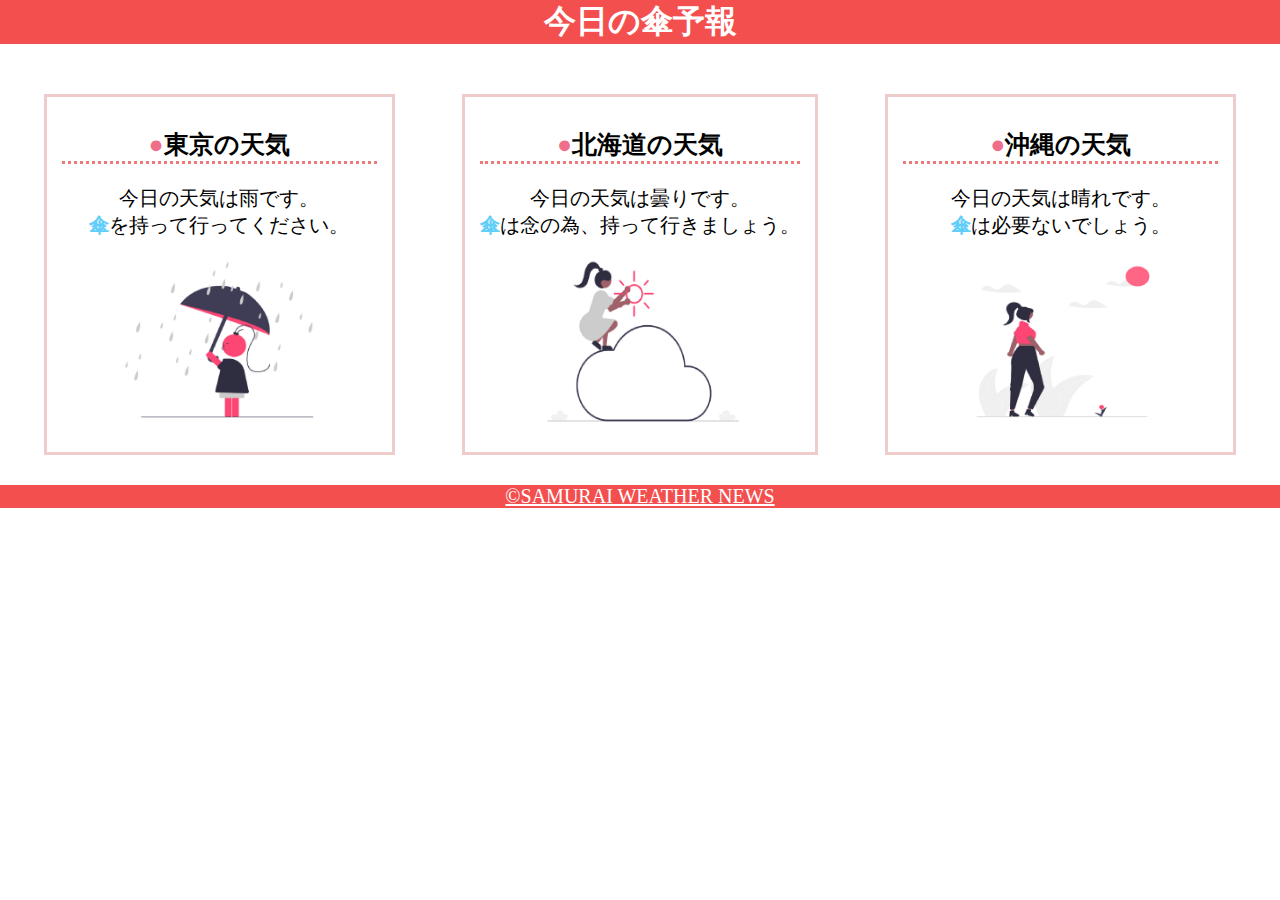
<file: kadai_022/kadai_022.html>
<!DOCTYPE html>
<html>
  <head>
    <title>22章課題</title>
    <meta name="description" content="このページは22章の課題です">
    <meta charset="utf-8">
    <meta name="viewport" content="width=device-width, initial-scale=1.0"><!--ビューポートの設定-->
    <link rel="stylesheet" href="style.css">
  </head>
  <body>
    <header>
      <h1>今日の傘予報</h1>
    </header>
    <main>
      <div id="parent">
        <div class="contents">
          <h2>東京の天気</h2>
            <p>今日の天気は雨です。</p>
            <p>傘を持って行ってください。</p>
            <img src="images/rainy.png">
        </div>
          <div class="contents">
            <h2>北海道の天気</h2>
            <p>今日の天気は曇りです。</p>
            <p>傘は念の為、持って行きましょう。</p>
            <img src="images/cloudy.png">
          </div>
            <div class="contents">
              <h2>沖縄の天気</h2>
              <p>今日の天気は晴れです。</p>
              <p>傘は必要ないでしょう。</p>
              <img src="images/sunny.png">
            </div>
      </div>
    </main>
    <footer>
      <a href="https://www.sejuku.net/corp/">&copy;SAMURAI WEATHER NEWS</a>
    </footer>
  </body>
</html>
</file>
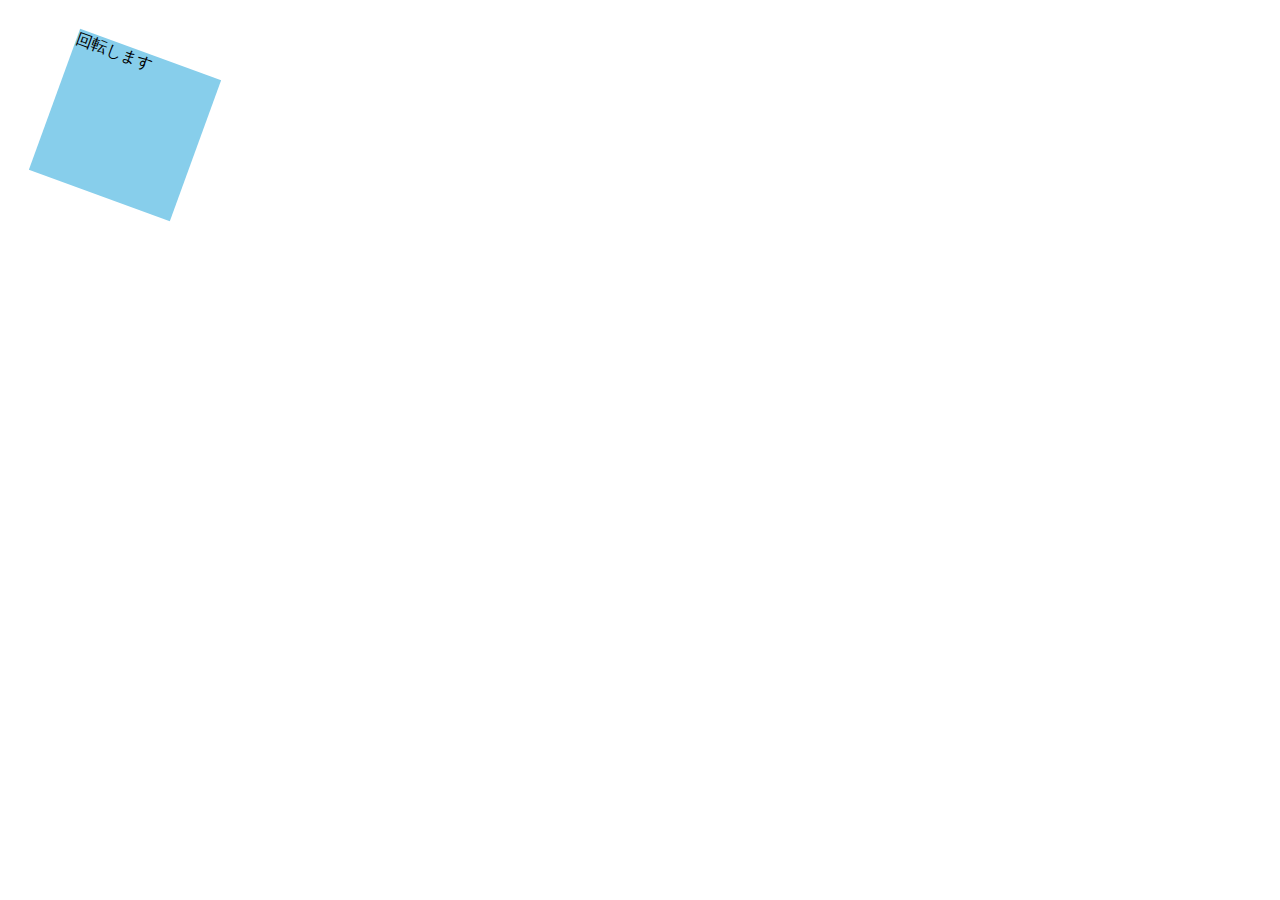
<file: kadai_mdn_css/mdn.html>
<!DOCTYPE html>
<html>

<head>
    <style>
        div {
            position: absolute;
            left: 50px;
            top: 50px;
            width: 150px;
            height: 150px;
            background-color: skyblue;
            rotate: z 20deg;
        }
    </style>
</head>

<body>
    <div>
        回転します
    </div>

</body>

</html>
</file>
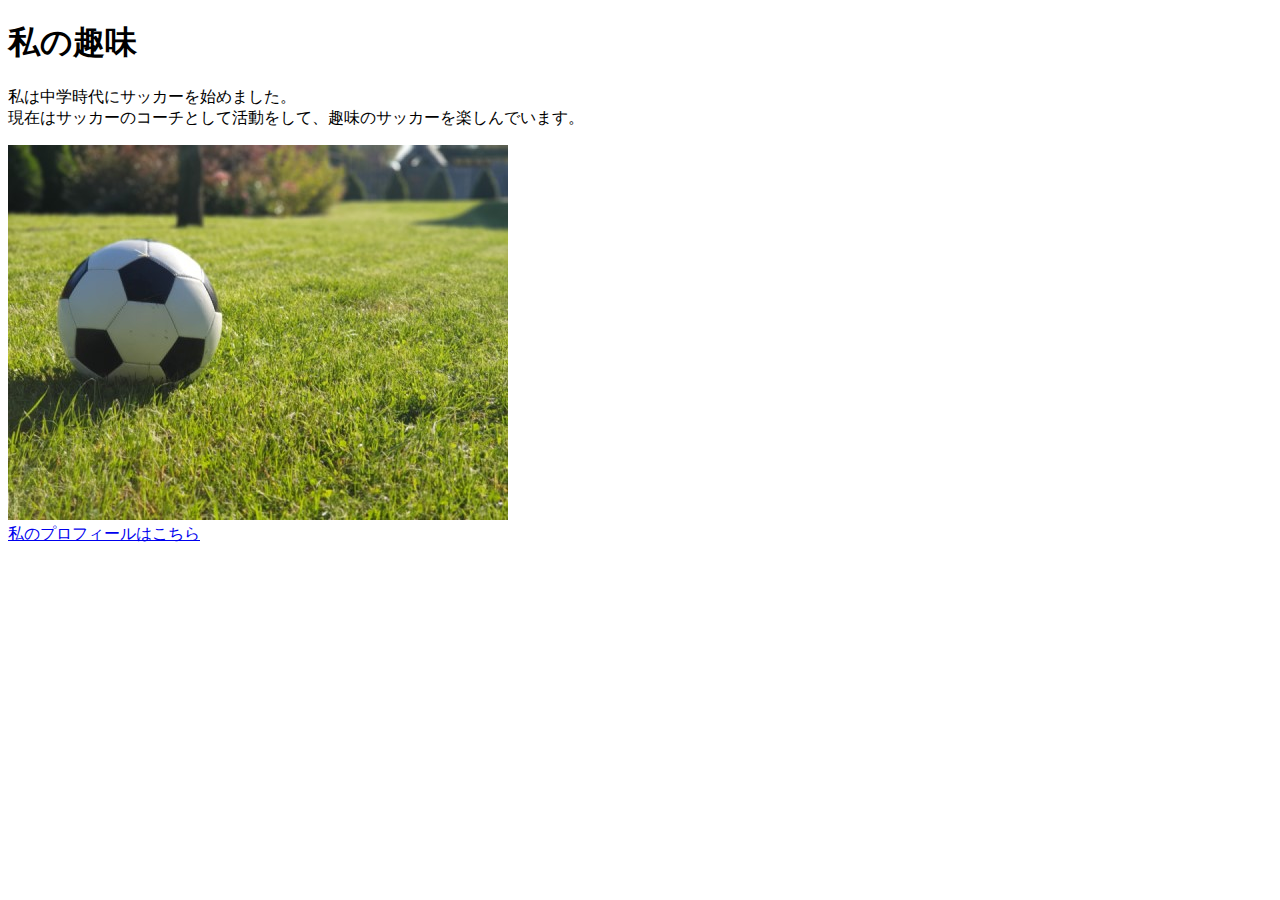
<file: kadai_005/html/kadai_005.html>
<!DOCTYPE html>
<html>
  <head>
    <title>5章課題</title>
      <meta name="description" content="このページは5章の課題です。">
        <meta charset="utf-8">
  </head>
    <body>
      <h1>私の趣味</h1>
        <p>
          私は中学時代にサッカーを始めました。<br>現在はサッカーのコーチとして活動をして、趣味のサッカーを楽しんでいます。
        </p>
          <img src="../images/sample.jpg"><br>
            <a href="https://twitter.com/samuraijuku">私のプロフィールはこちら</a>
    </body>
</html>
</file>
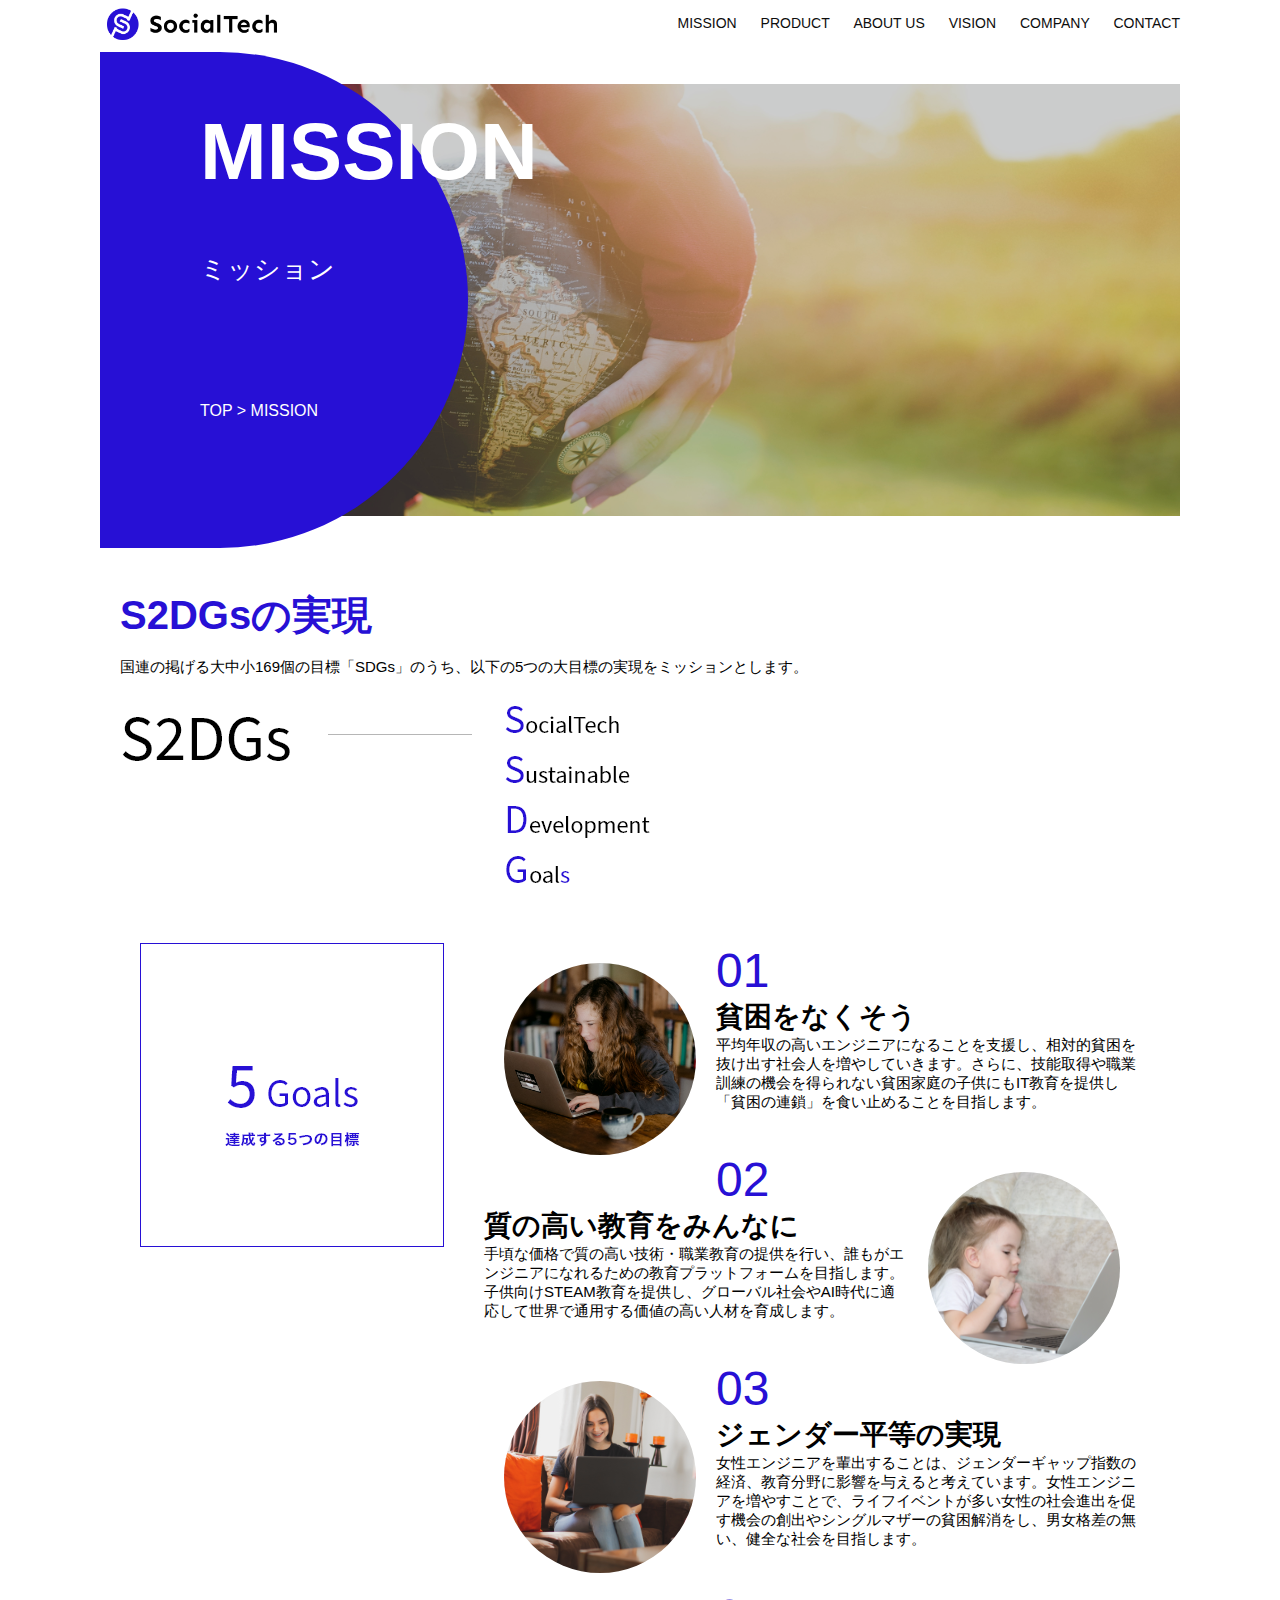
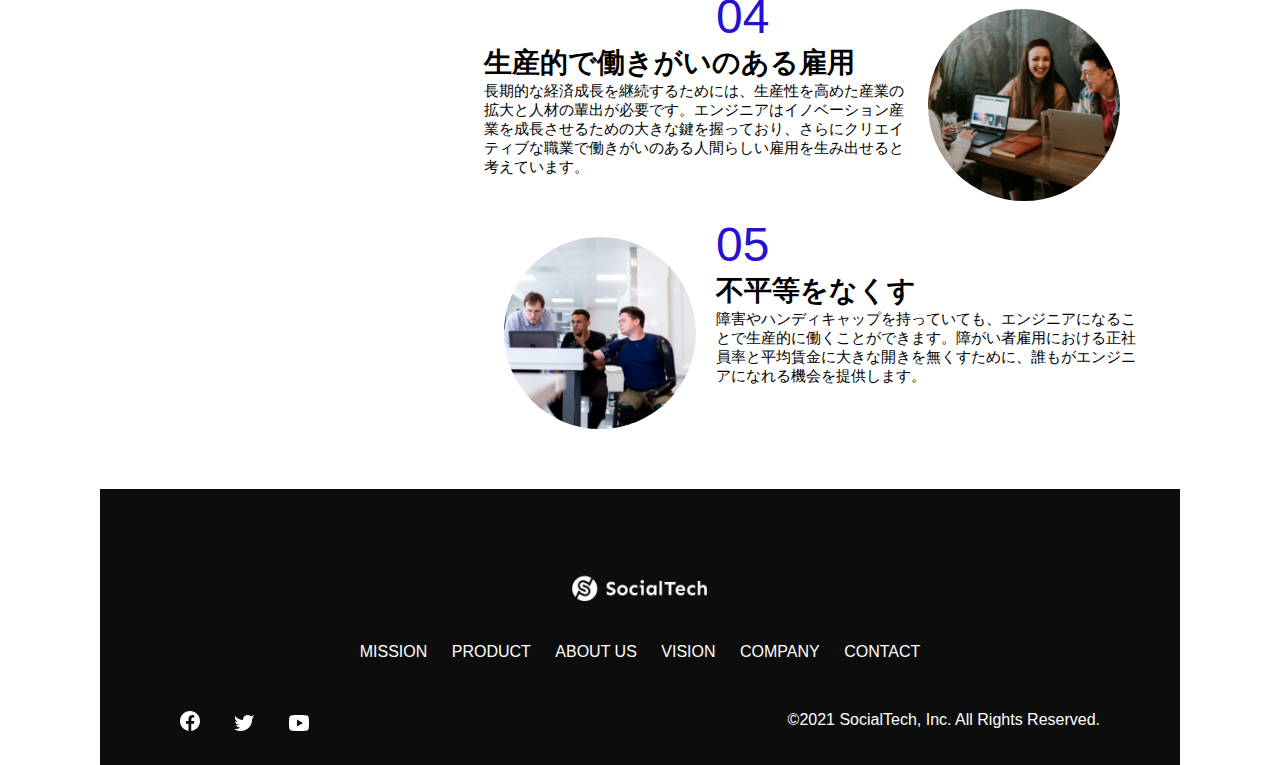
<file: kadai_tutorial_output/socialtech/mission.html>
<!DOCTYPE html>
  <html>
  <head>
    <title>SocialTech - MISSION ミッション -</title>
    <meta charset="UTF-8">
    <meta name="description" content="SocialTechが目指す5つの目標（S2DGs）を紹介します">
    <meta name="viewport" content="width=device-width, initial-scale=1.0">
    <link rel="stylesheet" href="style.css">
  </head>

  <body>
    <!-- ヘッダー -->
    <header>
      <!-- ロゴ -->
      <a href="index.html" id="logo"><img src="images/logo.png" alt="トップページに戻る"></a>

      <!-- PC用ナビゲーション -->
      <nav id="nav-pc">
        <a href="mission.html">MISSION</a>
        <a href="product.html">PRODUCT</a>
        <a href="index.html#aboutus">ABOUT US</a>
        <a href="index.html#vision">VISION</a>
        <a href="index.html#company">COMPANY</a>
        <a href="index.html#contact">CONTACT</a>
      </nav>

      <!-- スマホ用メニューボタン -->
      <img id="menu-sp" src="images/button-menu.png" alt="ナビゲーションを開く" onclick="document.getElementById('nav-sp').style.display = 'block'">

      <!-- スマホ用ナビゲーション -->
      <nav id="nav-sp">
        <img id="close" src="images/button-close.png" alt="ナビゲーションを閉じる" onclick="document.getElementById('nav-sp').style.display = 'none'">
        <a id="logo-sp" href="index.html" onclick="document.getElementById('nav-sp').style.display = 'none'"><img
            src="images/logo-sp.png" alt="トップページに戻る"></a>
        <a class="menu" href="mission.html" onclick="document.getElementById('nav-sp').style.display = 'none'">MISSION</a>
        <a class="menu" href="product.html" onclick="document.getElementById('nav-sp').style.display = 'none'">PRODUCT</a>
        <a class="menu" href="index.html#aboutus" onclick="document.getElementById('nav-sp').style.display = 'none'">ABOUT
          US</a>
        <a class="menu" href="index.html#vision"
          onclick="document.getElementById('nav-sp').style.display = 'none'">VISION</a>
        <a class="menu" href="index.html#company"
          onclick="document.getElementById('nav-sp').style.display = 'none'">COMPANY</a>
        <a class="menu" href="index.html#contact"
          onclick="document.getElementById('nav-sp').style.display = 'none'">CONTACT</a>
        <div id="sns">
          <a href="https://www.facebook.com/sejuku2013"><img src="images/button-facebook.png" alt="Facebookのリンク"></a>
          <a href="https://twitter.com/samuraijuku"><img src="images/button-twitter.png" alt="Twitterのリンク"></a>
          <a href="https://www.youtube.com/channel/UCCFOQO5aDK0xXam4cUQXT8g"><img src="images/button-youtube.png" alt="YouTubeのリンク"></a>
        </div>
      </nav>
    </header>
    <main>
      <article>
        <section id="mission-main">
          <div id="mission-title">
            <h1>MISSION</h1>
            <span>ミッション</span>
            <div>TOP > MISSION</div>
          </div>
        </section>
          <section id="mission-s2dgs">
            <h2 class="mission-h2">S2DGsの実現</h2>
            <p>国連の掲げる大中小169個の目標「SDGs」のうち、以下の5つの大目標の実現をミッションとします。</p>
            <img src="images/mission/mission-s2dgs.png" alt="S2DGs">
          </section>
            <section id="mission-5goals">
              <div>
                <img id="s2dgs-image" src="images/mission/mission-5goals.png" alt="5Goals">
              </div>
                <div>
                  <div>
                    <img class="fivegoals-image-left" src="images/mission/mission-5goals01.png" alt="PCを操作する女の子">
                    <span class="fivegoals-number">01</span>
                    <h3 class="fivegoals-h3">貧困をなくそう</h3>
                    <p class="fivegoals-p">
                      平均年収の高いエンジニアになることを支援し、相対的貧困を抜け出す社会人を増やしていきます。さらに、技能取得や職業訓練の機会を得られない貧困家庭の子供にもIT教育を提供し「貧困の連鎖」を食い止めることを目指します。
                    </p>
                  </div>

                  <div>
                    <img class="fivegoals-image-right" src="images/mission/mission-5goals02.png" alt="PCを見つめる小さい女の子">
                    <span class="fivegoals-number">02</span>
                    <h3 class="fivegoals-h3">質の高い教育をみんなに</h3>
                    <p class="fivegoals-p">
                      手頃な価格で質の高い技術・職業教育の提供を行い、誰もがエンジニアになれるための教育プラットフォームを目指します。子供向けSTEAM教育を提供し、グローバル社会やAI時代に適応して世界で通用する価値の高い人材を育成します。
                    </p>
                  </div>

                  <div>
                    <img class="fivegoals-image-left" src="images/mission/mission-5goals03.png" alt="PCを操作する女性">
                    <span class="fivegoals-number">03</span>
                    <h3 class="fivegoals-h3">ジェンダー平等の実現</h3>
                    <p class="fivegoals-p">
                      女性エンジニアを輩出することは、ジェンダーギャップ指数の経済、教育分野に影響を与えると考えています。女性エンジニアを増やすことで、ライフイベントが多い女性の社会進出を促す機会の創出やシングルマザーの貧困解消をし、男女格差の無い、健全な社会を目指します。
                    </p>
                  </div>

                  <div>
                    <img class="fivegoals-image-right" src="images/mission/mission-5goals04.png" alt="笑顔で話し合う3人の男女">
                    <span class="fivegoals-number">04</span>
                    <h3 class="fivegoals-h3">生産的で働きがいのある雇用</h3>
                    <p class="fivegoals-p">
                      長期的な経済成長を継続するためには、生産性を高めた産業の拡大と人材の輩出が必要です。エンジニアはイノベーション産業を成長させるための大きな鍵を握っており、さらにクリエイティブな職業で働きがいのある人間らしい雇用を生み出せると考えています。
                    </p>
                  </div>

                  <div>
                    <img class="fivegoals-image-left" src="images/mission/mission-5goals05.png" alt="障害を持つ男性が生き生きと働く様子">
                    <span class="fivegoals-number">05</span>
                    <h3 class="fivegoals-h3">不平等をなくす</h3>
                    <p class="fivegoals-p">
                      障害やハンディキャップを持っていても、エンジニアになることで生産的に働くことができます。障がい者雇用における正社員率と平均賃金に大きな開きを無くすために、誰もがエンジニアになれる機会を提供します。
                    </p>
                  </div>
                </div>
            </section>
      </article>
      <footer>
        <div id="footer-logo">
          <img src="images/logo-sp.png" alt="SocialTech">
        </div>
        <div id="footer-link">
          <a href="mission.html">MISSION</a>
          <a href="product.html">PRODUCT</a>
          <a href="index.html#aboutus">ABOUT US</a>
          <a href="index.html#vision">VISION</a>
          <a href="index.html#company">COMPANY</a>
          <a href="index.html#contact">CONTACT</a>
        </div>
        <div id="sns-footer">
          <a href="https://www.facebook.com/sejuku2013"><img src="images/button-facebook.png" alt="Facebookのリンク"></a>
          <a href="https://twitter.com/samuraijuku"><img src="images/button-twitter.png" alt="Twitterのリンク"></a>
          <a href="https://www.youtube.com/channel/UCCFOQO5aDK0xXam4cUQXT8g"><img src="images/button-youtube.png" alt="YouTubeのリンク"></a>
          <span id="copyright">&copy;2021 SocialTech, Inc. All Rights Reserved. </span>
        </div>
      </footer>
    </main>
  </body>

  </html>
</file>
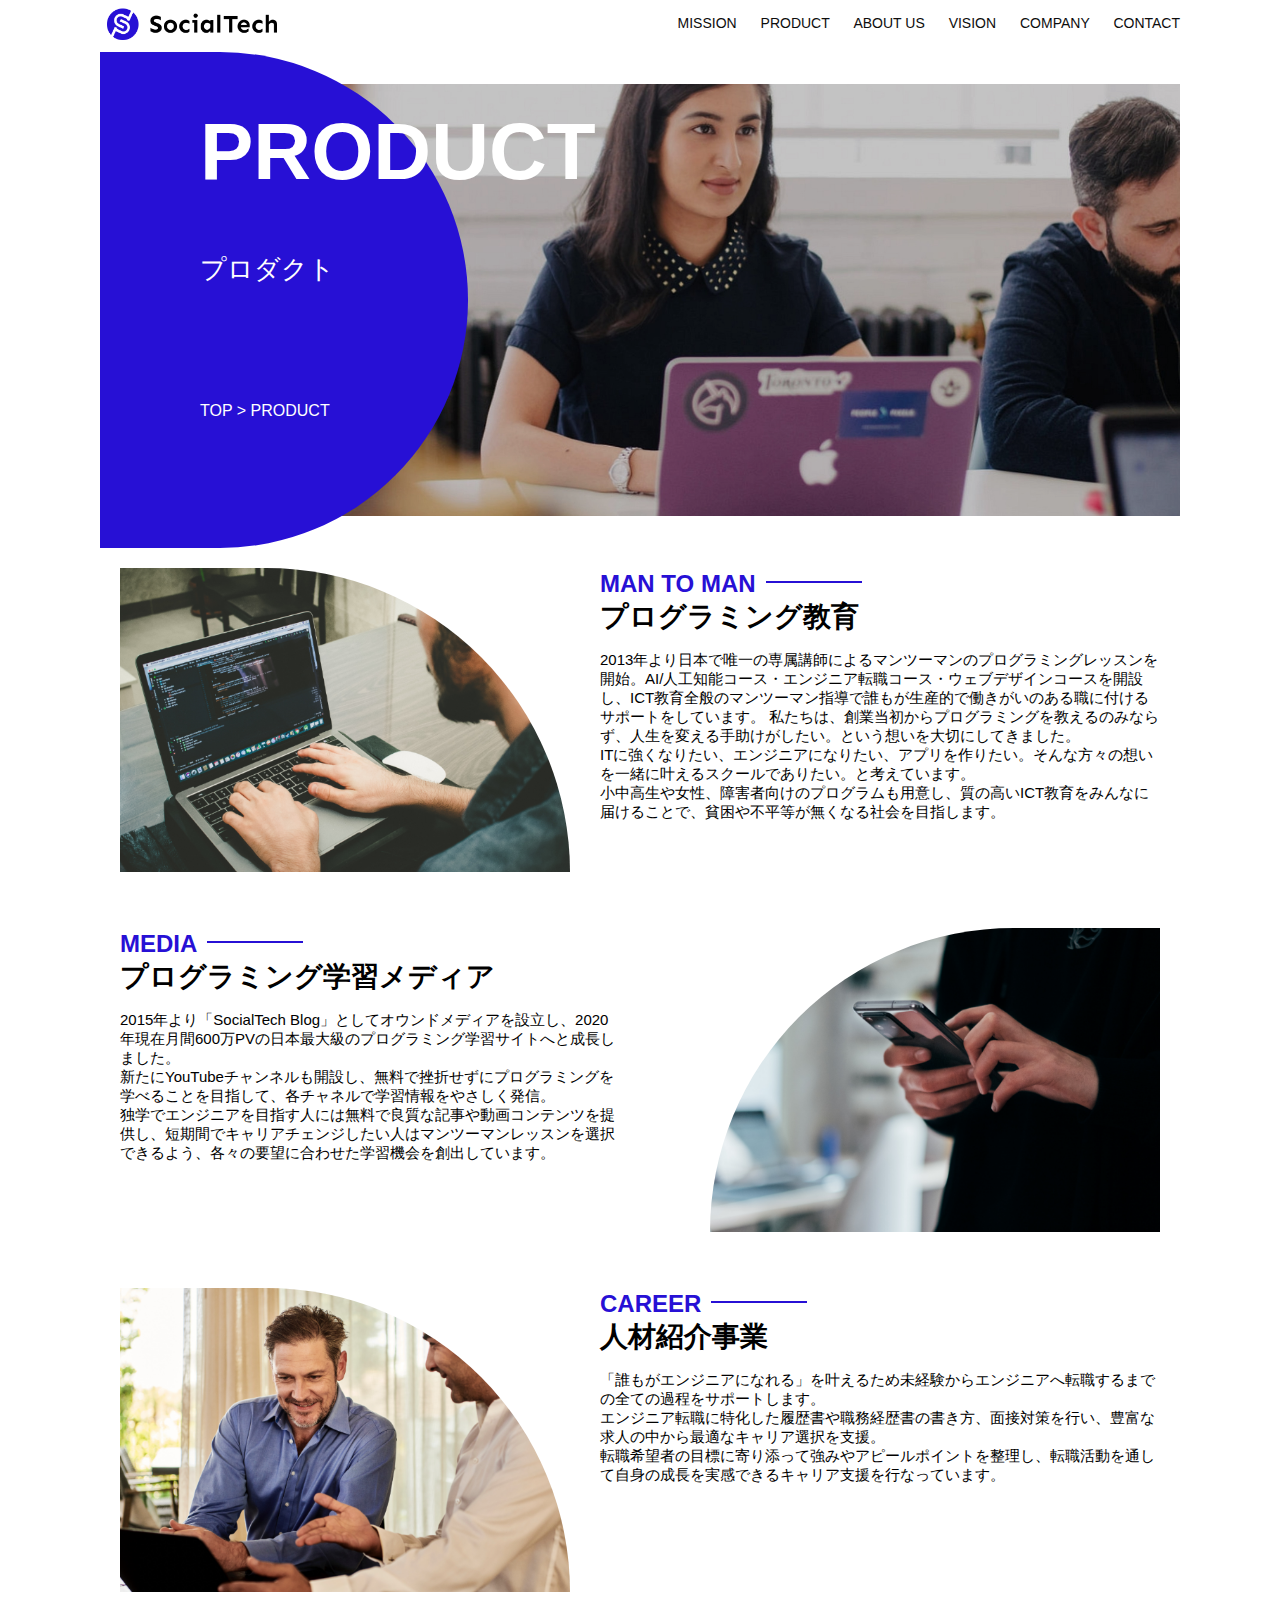
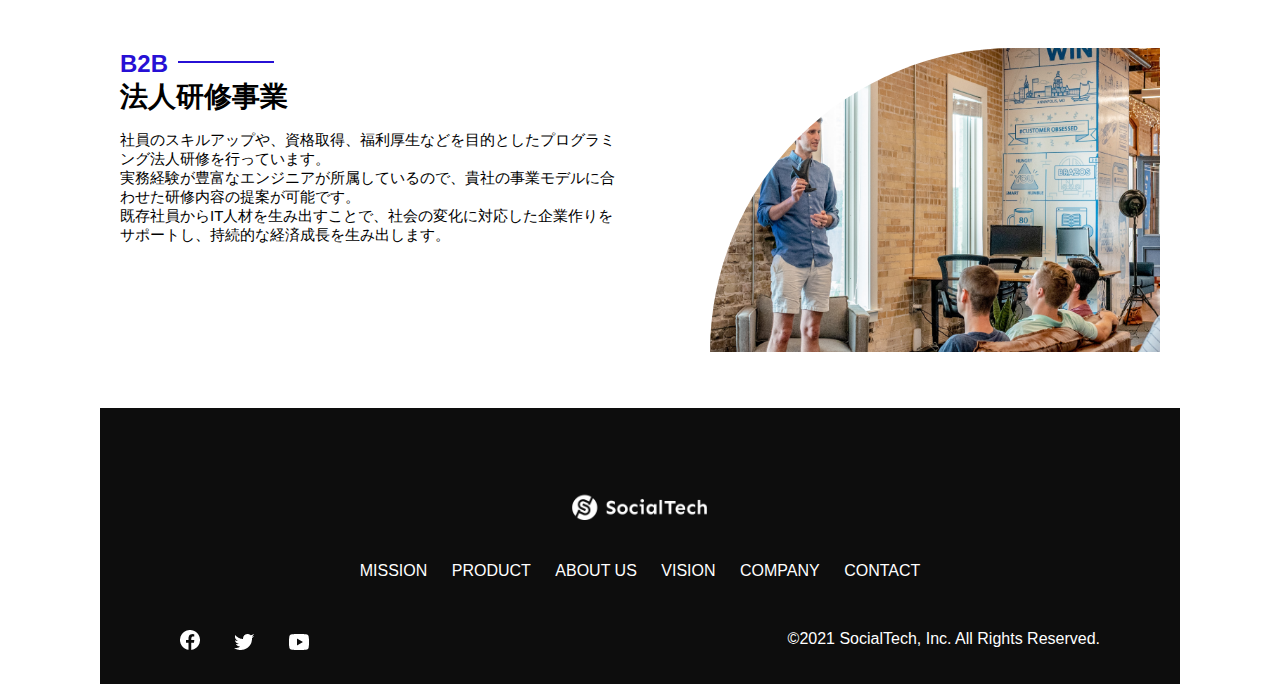
<file: kadai_tutorial_output/socialtech/product.html>
<!DOCTYPE html>
  <html>
  <head>
    <title>SocialTech -PRODUCT プロダクト-</title>
    <meta charset="UTF-8">
    <meta name="description" content="SocialTechの4つのプロダクトを紹介します">
    <meta name="viewport" content="width=device-width, initial-scale=1.0">
    <link rel="stylesheet" href="style.css">
  </head>

  <body>
    <!-- ヘッダー -->
    <header>
      <!-- ロゴ -->
      <a href="index.html" id="logo"><img src="images/logo.png" alt="トップページに戻る"></a>

      <!-- PC用ナビゲーション -->
      <nav id="nav-pc">
        <a href="mission.html">MISSION</a>
        <a href="product.html">PRODUCT</a>
        <a href="index.html#aboutus">ABOUT US</a>
        <a href="index.html#vision">VISION</a>
        <a href="index.html#company">COMPANY</a>
        <a href="index.html#contact">CONTACT</a>
      </nav>

      <!-- スマホ用メニューボタン -->
      <img id="menu-sp" src="images/button-menu.png" alt="ナビゲーションを開く" onclick="document.getElementById('nav-sp').style.display = 'block'">

      <!-- スマホ用ナビゲーション -->
      <nav id="nav-sp">
        <img id="close" src="images/button-close.png" alt="ナビゲーションを閉じる" onclick="document.getElementById('nav-sp').style.display = 'none'">
        <a id="logo-sp" href="index.html" onclick="document.getElementById('nav-sp').style.display = 'none'"><img
            src="images/logo-sp.png" alt="トップページに戻る"></a>
        <a class="menu" href="mission.html" onclick="document.getElementById('nav-sp').style.display = 'none'">MISSION</a>
        <a class="menu" href="product.html" onclick="document.getElementById('nav-sp').style.display = 'none'">PRODUCT</a>
        <a class="menu" href="index.html#aboutus" onclick="document.getElementById('nav-sp').style.display = 'none'">ABOUT
          US</a>
        <a class="menu" href="index.html#vision"
          onclick="document.getElementById('nav-sp').style.display = 'none'">VISION</a>
        <a class="menu" href="index.html#company"
          onclick="document.getElementById('nav-sp').style.display = 'none'">COMPANY</a>
        <a class="menu" href="index.html#contact"
          onclick="document.getElementById('nav-sp').style.display = 'none'">CONTACT</a>
        <div id="sns">
          <a href="https://www.facebook.com/sejuku2013"><img src="images/button-facebook.png" alt="Facebookのリンク"></a>
          <a href="https://twitter.com/samuraijuku"><img src="images/button-twitter.png" alt="Twitterのリンク"></a>
          <a href="https://www.youtube.com/channel/UCCFOQO5aDK0xXam4cUQXT8g"><img src="images/button-youtube.png" alt="YouTubeのリンク"></a>
        </div>
      </nav>
    </header>
    <main>
      <article>
        <section id="product-main">
          <div id="product-title">
            <h1>PRODUCT</h1>
            <span>プロダクト</span>
            <div>TOP > PRODUCT</div>
          </div>
        </section>
          <section class="product-section1">
         <img src="images/product/product-mantoman.png" alt="PCでコードを書く男性">
         <div>
           <h2 class="product-h2">MAN TO MAN</h2>
           <h3 class="product-h3">プログラミング教育</h3>
           <p>
             2013年より日本で唯一の専属講師によるマンツーマンのプログラミングレッスンを開始。AI/人工知能コース・エンジニア転職コース・ウェブデザインコースを開設し、ICT教育全般のマンツーマン指導で誰もが生産的で働きがいのある職に付けるサポートをしています。
             私たちは、創業当初からプログラミングを教えるのみならず、人生を変える手助けがしたい。という想いを大切にしてきました。<br>ITに強くなりたい、エンジニアになりたい、アプリを作りたい。そんな方々の想いを一緒に叶えるスクールでありたい。と考えています。<br>小中高生や女性、障害者向けのプログラムも用意し、質の高いICT教育をみんなに届けることで、貧困や不平等が無くなる社会を目指します。
           </p>
         </div>
       </section>
       <section class="product-section2">
         <div>
           <h2 class="product-h2">MEDIA</h2>
           <h3 class="product-h3">プログラミング学習メディア</h3>
           <p>2015年より「SocialTech
             Blog」としてオウンドメディアを設立し、2020年現在月間600万PVの日本最大級のプログラミング学習サイトへと成長しました。<br>新たにYouTubeチャンネルも開設し、無料で挫折せずにプログラミングを学べることを目指して、各チャネルで学習情報をやさしく発信。<br>独学でエンジニアを目指す人には無料で良質な記事や動画コンテンツを提供し、短期間でキャリアチェンジしたい人はマンツーマンレッスンを選択できるよう、各々の要望に合わせた学習機会を創出しています。
           </p>
         </div>
         <img src="images/product/product-media.png" alt="スマートフォンを操作する人">
       </section>
       <section class="product-section1">
         <img src="images/product/product-career.png" alt="笑顔で話し合う2人の男性">
         <div>
           <h2 class="product-h2">CAREER</h2>
           <h3 class="product-h3">人材紹介事業</h3>
           <p>
             「誰もがエンジニアになれる」を叶えるため未経験からエンジニアへ転職するまでの全ての過程をサポートします。<br>エンジニア転職に特化した履歴書や職務経歴書の書き方、面接対策を行い、豊富な求人の中から最適なキャリア選択を支援。<br>転職希望者の目標に寄り添って強みやアピールポイントを整理し、転職活動を通して自身の成長を実感できるキャリア支援を行なっています。<br>
           </p>
         </div>
       </section>
       <section class="product-section2">
         <div>
           <h2 class="product-h2">B2B</h2>
           <h3 class="product-h3">法人研修事業</h3>
           <p>
             社員のスキルアップや、資格取得、福利厚生などを目的としたプログラミング法人研修を行っています。<br>実務経験が豊富なエンジニアが所属しているので、貴社の事業モデルに合わせた研修内容の提案が可能です。<br>既存社員からIT人材を生み出すことで、社会の変化に対応した企業作りをサポートし、持続的な経済成長を生み出します。
           </p>
         </div>
         <img src="images/product/product-b2b.png" alt="講演中の男性とそれを聴く人々">
       </section>
      </article>
      <footer>
        <div id="footer-logo">
          <img src="images/logo-sp.png" alt="SocialTech">
        </div>
        <div id="footer-link">
          <a href="mission.html">MISSION</a>
          <a href="product.html">PRODUCT</a>
          <a href="index.html#aboutus">ABOUT US</a>
          <a href="index.html#vision">VISION</a>
          <a href="index.html#company">COMPANY</a>
          <a href="index.html#contact">CONTACT</a>
        </div>
        <div id="sns-footer">
          <a href="https://www.facebook.com/sejuku2013"><img src="images/button-facebook.png" alt="Facebookのリンク"></a>
          <a href="https://twitter.com/samuraijuku"><img src="images/button-twitter.png" alt="Twitterのリンク"></a>
          <a href="https://www.youtube.com/channel/UCCFOQO5aDK0xXam4cUQXT8g"><img src="images/button-youtube.png" alt="YouTubeのリンク"></a>
          <span id="copyright">&copy;2021 SocialTech, Inc. All Rights Reserved. </span>
        </div>
      </footer>
    </main>
  </body>

  </html>
</file>
<file: html-css-kadai_013/style.css>
/* PC、スマホ共通スタイル */
body {
  font-family: "Source Sans Pro", "Hiragino Kaku Gothic ProN", Meiryo, Arial,
    sans-serif;
}

p {
  font-size: 15px;
}

#main-visual > img {
  width: 100%;
}

/*================
PC用のスタイル
=================*/
@media screen and (min-width: 768px) {
  /* 横幅設定 */
  body {
    max-width: 1080px;
    min-width: 960px;
    margin: 0 auto 0 auto;
  }

  /* ヘッダー */
  header {
    display: flex;
    justify-content: space-between;
  }

  /* ナビゲーションのレイアウト */
  #nav-pc {
    text-align: right;
    font-size: 14px;
    padding-top: 15px;
  }

  /* ナビゲーションのリンクの装飾設定 */
  #nav-pc > a {
    text-decoration: none;
    margin-left: 20px;
  }

  #nav-pc > a:link {
    color: #0d0d0d;
  }

  #nav-pc > a:visited {
    color: #0d0d0d;
  }

  #nav-pc > a:hover {
    color: #0d0d0d;
    text-decoration: underline;
  }

  #nav-pc > a:active {
    color: #0d0d0d;
  }

  /* PC表示の際はハンバーガーメニュー画像と表記を消す */
  #menu-sp,
  #nav-sp {
    display: none;
  }
}

/*====================
  スマートフォン用のスタイル
  =====================*/
@media screen and (max-width: 767px) {
  body {
    min-width: 375px;
    margin: 0;
  }

  /* PC用ナビゲーション非表示 */
  #nav-pc {
    display: none;
  }

  /* ハンバーガーメニュー */
  #menu-sp {
    float: right;
    padding: 0;
  }

  /* スマホ用ナビゲーションの表示切替 */
  /* 初期状態、レイアウトと非表示設定 */
  #nav-sp {
    background-color: #ce933e;
    position: absolute;
    left: 0;
    top: 0;
    height: 100%;
    width: 100%;
    display: none;
    z-index: 100;
  }

  /* close ×ボタン */
  #close {
    position: absolute;
    top: 20px;
    right: 20px;
  }

  /* ナビゲーションメニュー用ロゴ */
  #logo-sp {
    margin: 80px 0 30px 20px;
  }

  /* ナビゲーションのリンクの装飾設定 */
  #nav-sp > a {
    display: block;
  }
  #nav-sp > a:link {
    color: #ffffff;
  }
  #nav-sp > a:visited {
    color: #ffffff;
  }
  #nav-sp > a:hover {
    color: #ffffff;
    text-decoration: underline;
  }
  #nav-sp > a:active {
    color: #ffffff;
  }
  #nav-sp > .menu {
    text-decoration: none;
    display: block;
    margin: 0 20px 0 20px;
    height: 44px;
    font-size: 16px;
    background-image: url("images/arrow.png");
    background-repeat: no-repeat;
    background-position: right top;
  }

  #sns {
    position: absolute;
    bottom: 20px;
    left: 20px;
  }
  #sns > a {
    margin-right: 30px;
  }
}
</file>
<file: kadai_tutorial_output/socialtech/style.css>
/*PC、スマホ共通スタイル*/
body {
  font-family: "Source Sans Pro", "Hiragino Kaku Gothic ProN", Meiryo, Arial,
    sans-serif;
}

p {
  font-size: 15px;
}

/*================
 PC用のスタイル
=================*/
@media screen and (min-width: 768px) {
  /* 横幅設定 */
  body {
    max-width: 1080px;
    min-width: 960px;
    margin: 0 auto 0 auto;
  }

  /* ヘッダー */
  header {
    display: flex;
    justify-content: space-between;
  }

  /* ナビゲーションのレイアウト */
  #nav-pc {
    font-size: 14px;
    padding-top: 15px;
  }

  /* ナビゲーションのリンクの装飾設定 */
  #nav-pc > a {
    text-decoration: none;
    margin-left: 20px;
  }
  #nav-pc > a:link {
    color: #0d0d0d;
  }
  #nav-pc > a:visited {
    color: #0d0d0d;
  }
  #nav-pc > a:hover {
    color: #0d0d0d;
    text-decoration: underline;
  }
  #nav-pc > a:active {
    color: #0d0d0d;
  }

  /* スマホ用ナビを非表示 */
  #nav-sp,
  #menu-sp {
    display: none;
  }

  /* メインビジュアル*/
  #main-visual {
    position: relative;
    height: 400px;
  }

  #main-message {
    position: absolute;
    top: 0;
    left: 0;
    background-color: #2710d5;
    color: #ffffff;
    border-radius: 0 0 476px 0;
    max-width: 620px;
    height: 100%;
    width: 100%;
    z-index: 11;
  }

  #main-message > h1 {
    font-size: 60px;
    font-weight: bold;
    margin: 100px 0 0 50px;
  }
  #main-message > p {
    font-size: 28px;
    margin: 0 0 0 50px;
  }

  #main-visual > img {
    max-width: 620px;
    border-radius: 476px 0 0 0;
    position: absolute;
    top: 0;
    right: 0;
    z-index: 10;
  }

  /* 見出し */
  h2 {
    margin: 40px 0 0 0;
  }

  h2::after {
    content: url("images/line.png");
    margin-left: 10px;
  }

  h3 {
    font-size: 27px;
  }

  /* ミッション */
  #mission {
    margin: 80px auto 80px auto;
    width: 100%;
  }

  #mission-flex {
    width: 100%;
    display: flex;
  }

  #mission-flex > div {
    width: 50%;
    margin: 20px;
  }

  #mission-photo {
    width: 100%;
  }

  #s2dgs {
    margin-top: 50px;
    width: 100%;
  }

  /* プロダクト */
  #product {
    background-color: #fafafa;
    margin: 80px 0 80px 0;
    padding: 10px 40px 0px 40px;
  }

  /* 外枠 */
  #product > div {
    margin-top: 40px;
    display: flex;
  }

  /* 左のカラム */
  #product-left {
    width: 50%;
    margin-right: 20px;
  }

  /* 右のカラム */
  #product-right {
    width: 50%;
    margin-left: 20px;
    margin-top: 80px;
  }

  /* 画像＋説明の枠 */
  #product-left > div {
    position: relative;
    height: 480px;
    margin-right: 20px;
  }
  #product-right > div {
    position: relative;
    height: 480px;
    margin-left: 20px;
  }

  /* 画像 */
  .product-photo {
    width: 100%;
  }

  /* 説明文の枠 */
  .product-explain {
    background-color: #ffffff;
    position: absolute;
    left: 0;
    top: 280px;
    margin: 0 40px 0 40px;
    padding: 20px;
    box-shadow: 5px 5px 10px rgba(0, 0, 0, 0.05);
  }

  /* 説明文の英語 */
  .product-explain > span {
    color: #2710d5;
    font-weight: bold;
    font-size: 16px;
    margin: 0;
  }

  /* 説明文の見出し */
  .product-explain > h3 {
    font-size: 20px;
    margin: 5px 0 5px 0;
  }

  /* 説明文 */
  .product-explain > p {
    font-size: 14px;
    margin: 0;
  }

  /* 「もっとみる」ボタン */
  #product-more {
    margin: 0 auto -42px auto;
  }

  /* ABOUT US */
  #aboutus {
    margin: 80px auto 80px auto;
  }

  /* 3つの組織文化と画像を入れる枠 */
  #aboutus > div {
    display: flex;
  }

  /* 画像 */
  .culture-img {
    width: 100%;
    align-self: flex-start;
  }

  .culture-img2 {
    margin-top: 50px;
    width: 100%;
  }

  /* 3つの組織文化の表 */
  .culture-table {
    margin-right: 50px;
  }

  /* 番号 */
  .culture-num {
    font-size: 80px;
    color: #2710d5;
    margin: 0 20px 0 0;
  }

  /* 組織文化英語 */
  .culture-en {
    color: #2710d5;
    font-weight: bold;
    font-size: 24px;
    display: block;
  }

  /* 組織文化日本語 */
  .culture-jp {
    font-size: 28px;
    font-weight: bold;
  }

  /* 説明文 */
  .culture-description {
    margin: 0;
  }

  /* ビジョン */
  #vision {
    margin: 80px auto 80px auto;
  }

  /* セクション内の外枠 */
  #vision > div {
    width: 100%;
    display: flex;
    justify-content: space-between;
    flex-wrap: wrap;
  }

  /* 7つの行動指針の枠 */
  .vision-box {
    width: 300px;
    height: 300px;
    margin-bottom: 30px;
    position: relative;
  }

  .vision-box > img {
    width: 100%;
    height: auto;
    position: absolute;
    top: 0;
    left: 0;
    z-index: 30;
  }

  .vision-box > span {
    position: absolute;
    top: 0;
    left: 0;
    z-index: 31;
    margin-right: 20px;
  }

  .vision-box > span > h4 {
    color: #2710d5;
    font-size: 19px;
    margin: 80px 0 0 0;
  }

  .vision-box > span > h4::first-letter {
    font-size: 40px;
  }

  .vision-box > span > h5 {
    font-size: 20px;
    margin: 0 0 0 0;
  }

  .vision-box > span > p {
    margin: 10px 0 0 0;
  }

  /* 企業事例CASE */
  #cases {
    margin: 40px auto 40px auto;
    width: 100%;
  }

  #cases > ul {
    display: flex;
    list-style: none;
    justify-content: center;
  }

  #cases > ul > li {
    width: 33%;
    margin: 20px;
  }

  /* カード */
  .case-card {
    background-color: #ffffff;
    min-height: 400px;
    box-shadow: 5px 5px 15px rgba(0, 0, 0, 0.2);
  }

  /* 画像 */
  .case-img {
    width: 100%;
  }

  /* テキスト情報 */
  .case-info {
    padding: 10px 20px 10px 20px;
  }

  .case-name {
    color: #2710d5;
    font-size: 19px;
  }

  .case-content {
    font-size: 14px;
  }

  /* 会社概要 */
  #company {
    margin: 80px auto 80px auto;
  }

  #company-table {
    width: 100%;
  }

  .tableheader {
    text-align: left;
    padding: 20px;
    border-bottom-color: #2710d5;
    border-bottom-width: 1px;
    border-bottom-style: solid;
    width: 100px;
  }

  .tableheader-first {
    text-align: left;
    padding: 20px;
    border-bottom-color: #2710d5;
    border-bottom-width: 1px;
    border-bottom-style: solid;
    border-top-color: #2710d5;
    border-top-width: 1px;
    border-top-style: solid;
    width: 100px;
  }

  .cell {
    padding: 30px;
    border-bottom-color: #ececec;
    border-bottom-width: 1px;
    border-bottom-style: solid;
  }

  .cell-first {
    padding: 30px;
    border-bottom-color: #ececec;
    border-bottom-width: 1px;
    border-bottom-style: solid;
    border-top-color: #ececec;
    border-top-width: 1px;
    border-top-style: solid;
  }

  #company > iframe {
    width: 100%;
    height: 368px;
    margin-top: 40px;
  }

  /* お問い合わせ */
  #contact {
    margin: 80px auto 80px auto;
  }

  /* 外枠 */
  #contact > form > div {
    display: flex;
    flex-direction: row;
    flex-wrap: wrap;
    padding-bottom: 30px;
  }

  /* 左列の見出し */
  .contact-heading {
    width: 240px;
    align-self: center;
  }
  /* 見出しのラベル */
  .contact-label {
    font-weight: bold;
  }
  /* 必須 */
  .contact-span {
    color: #ce2222;
    margin: 0 0 0 20px;
    font-weight: bold;
  }

  /* テキストボックス */
  .contact-textbox {
    border-top: 0;
    border-left: 0;
    border-right: 0;
    border-bottom-width: 1px;
    border-bottom-color: #707070;
    border-bottom-style: solid;
    background-color: #fafafa;
    width: 400px;
    height: 56px;
  }
  /* お問い合わせ内容のテキストエリア */
  .contact-textarea {
    border-top: 0;
    border-left: 0;
    border-right: 0;
    border-bottom-width: 1px;
    border-bottom-color: #707070;
    border-bottom-style: solid;
    background-color: #fafafa;
    width: 400px;
    height: 200px;
  }

  /* 個人情報の取り扱い */
  details {
    width: 700px;
  }
  details > div {
    background-color: #fafafa;
    padding: 20px;
  }
  details > div > span {
    font-weight: bold;
  }

  /* フッター */
  footer {
    background-color: #0d0d0d;
    text-align: center;
    padding: 80px 80px 30px 80px;
  }

  #footer-logo {
    margin-bottom: 30px;
  }

  #footer-link {
    margin-bottom: 50px;
  }
  #footer-link > a {
    text-decoration: none;
    margin: 10px;
  }
  #footer-link > a:link {
    color: #ffffff;
  }
  #footer-link > a:visited {
    color: #ffffff;
  }
  #footer-link > a:hover {
    color: #ffffff;
    text-decoration: underline;
  }
  #footer-link > a:active {
    color: #ffffff;
  }

  #sns-footer {
    text-align: left;
    width: 100%;
  }

  #sns-footer > a {
    margin-right: 30px;
  }

  #copyright {
    color: #ffffff;
    float: right;
  }
  #sns-footer {
    text-align: left;
    width: 100%;
  }

  #sns-footer > a {
    margin-right: 30px;
  }

  #copyright {
    color: #ffffff;
    float: right;
  }

  /* mission.html用スタイル */
  /* ミッションのメインビジュアル */
  #mission-main {
    height: 496px;
    width: 100%;
    background-image: url("images/mission/mission-main.png");
    background-repeat: no-repeat;
    background-position-y: center;
  }

  #mission-title {
    background-color: #2710d5;
    width: 368px;
    color: #ffffff;
    height: 496px;
    border-radius: 0 248px 248px 0;
    position: relative;
  }

  #mission-title > h1 {
    position: absolute;
    top: 0;
    left: 100px;
    font-size: 80px;
  }

  #mission-title > span {
    position: absolute;
    top: 200px;
    left: 100px;
    font-size: 26px;
  }

  #mission-title > div {
    position: absolute;
    top: 350px;
    left: 100px;
    font-size: 16px;
  }

  #mission-s2dgs {
    width: 100%;
    margin: 20px;
  }

  .mission-h2 {
    color: #2710d5;
    font-size: 40px;
  }

  .mission-h2::after {
    content: none;
  }

  #mission-5goals {
    margin: 20px;
    display: flex;
  }

  #mission-5goals > div {
    flex-grow: 1;
    padding: 20px;
  }

  #mission-5goals > div > div {
    margin-bottom: 40px;
  }

  .fivegoals-image-right {
    float: right;
    margin: 20px;
  }

  .fivegoals-image-left {
    float: left;
    margin: 20px;
  }

  .fivegoals-number {
    color: #2710d5;
    font-size: 48px;
    margin: 0;
  }

  .fivegoals-h3 {
    font-size: 28px;
    margin: 0;
  }

  .fivegoals-p {
    margin: 0;
  }

  /* プロダクトページ */
  #product-main {
    height: 496px;
    width: 100%;
    background-image: url("images/product/product-main.png");
    background-repeat: no-repeat;
    background-position-y: center;
  }

  #product-title {
    background-color: #2710d5;
    width: 368px;
    color: #ffffff;
    height: 496px;
    border-radius: 0 248px 248px 0;
    position: relative;
  }
  #product-title > h1 {
    position: absolute;
    top: 0;
    left: 100px;
    font-size: 80px;
  }

  #product-title > span {
    position: absolute;
    top: 200px;
    left: 100px;
    font-size: 26px;
  }

  #product-title > div {
    position: absolute;
    top: 350px;
    left: 100px;
    font-size: 16px;
  }

  /* セクション1 */
  .product-section1 {
    position: relative;
    margin: 20px;
    height: 340px;
  }

  .product-section1 > img {
    position: absolute;
    top: 0;
    left: 0;
    width: 450px;
    margin: 0 40px 30px 0;
    border-radius: 0 432px 0 0;
  }

  .product-section1 > div {
    position: absolute;
    top: 0;
    left: 480px;
  }

  /* セクション2 */
  .product-section2 {
    position: relative;
    margin: 20px;
    height: 340px;
  }

  .product-section2 > img {
    position: absolute;
    top: 0;
    right: 0;
    width: 450px;
    margin: 0 0 30px 40px;
    border-radius: 432px 0 0 0;
  }

  .product-section2 > div {
    width: 500px;
    position: absolute;
    top: 0;
    left: 0;
  }

  .product-h2 {
    color: #2710d5;
    font-size: 24px;
    margin: 0;
  }

  .product-h3 {
    font-size: 28px;
    margin: 0;
  }
}

/*====================
  スマートフォン用のスタイル
  =====================*/
@media screen and (max-width: 767px) {
  body {
    min-width: 375px;
    margin: 0;
  }

  /* PC用ナビゲーション非表示 */
  #nav-pc {
    display: none;
  }

  /* ハンバーガーメニュー */
  #menu-sp {
    float: right;
    padding: 0;
  }

  /* スマホ用ナビゲーションの表示切替 */
  /* 初期状態、レイアウトと非表示設定 */
  #nav-sp {
    background-color: #2710d5;
    position: absolute;
    left: 0;
    top: 0;
    height: 100%;
    width: 100%;
    display: none;
    z-index: 100;
  }

  /* ×ボタン */
  #close {
    position: absolute;
    top: 20px;
    right: 20px;
  }

  /* ナビゲーションメニュー用ロゴ */
  #logo-sp {
    margin: 80px 0 30px 20px;
  }

  /* ナビゲーションのリンクの装飾設定 */
  #nav-sp > a {
    display: block;
  }
  #nav-sp > a:link {
    color: #ffffff;
  }
  #nav-sp > a:visited {
    color: #ffffff;
  }
  #nav-sp > a:hover {
    color: #ffffff;
    text-decoration: underline;
  }
  #nav-sp > a:active {
    color: #ffffff;
  }
  #nav-sp > .menu {
    text-decoration: none;
    display: block;
    margin: 0 20px 0 20px;
    height: 44px;
    font-size: 16px;
    background-image: url("images/arrow.png");
    background-repeat: no-repeat;
    background-position: right top;
  }

  #sns {
    position: absolute;
    bottom: 20px;
    left: 20px;
  }
  #sns > a {
    margin-right: 30px;
  }

  /* メインビジュアル */
  #main-visual {
    position: relative;
    height: 470px;
    width: 100%;
    overflow: hidden;
  }
  #main-visual > div {
    position: absolute;
    top: 0;
    left: 0;
    background-color: #2710d5;
    color: white;
    border-radius: 0 0 476px 0;
    text-align: center;
    height: 280px;
    width: 100%;
    z-index: 11;
  }
  #main-visual > div > h1 {
    font-size: 28px;
    margin: 90px 0 0 0;
  }

  #main-visual > div > p {
    margin: 0;
  }

  #main-visual > img {
    width: 100%;
    border-radius: 476px 0 0 0;
    z-index: 10;
    position: absolute;
    bottom: 0;
    right: 0;
  }

  /* 見出し */
  h2::after {
    content: url("images/line.png");
    margin-left: 10px;
  }

  h3 {
    font-size: 24px;
    margin: 10px 0 0 0;
  }

  /* ミッション */
  #mission {
    margin: 20px;
  }

  #mission-photo {
    width: 100%;
  }

  #s2dgs {
    width: 100%;
  }

  /* プロダクト */
  #product {
    background-color: #fafafa;
    padding-top: 10px;
  }

  #product h2 {
    margin-left: 20px;
  }
  /* 外枠 */
  /* 左右のカラム　スマホでは縦並び */
  #product-left,
  #product-right {
    margin-right: 20px;
    margin-left: 20px;
  }

  /* 画像＋説明の枠 */
  #product-left > div,
  #product-right > div {
    position: relative;
    height: 540px;
  }

  /* 説明文の枠 */
  .product-explain {
    background-color: #ffffff;
    position: absolute;
    left: 0;
    bottom: 50px;
    padding: 20px;
    box-shadow: 5px 5px 10px rgba(0, 0, 0, 0.05);
  }

  .product-explain > span {
    color: #2710d5;
    font-weight: bold;
    font-size: 16px;
    margin: 0px;
  }

  .product-explain > h3 {
    margin: 10px 0 10px 0;
  }

  /* 画像 */
  .product-photo {
    width: 100%;
  }

  #product-more > img {
    margin: 0 0 -42px 20px;
  }

  /* ABOUT US */
  #aboutus {
    margin: 80px 20px 80px 20px;
  }

  #aboutus > div {
    display: flex;
    flex-direction: column;
  }

  .culture-table {
    width: 100%;
    padding-right: 20px;
    order: 2;
  }
  .culture-img {
    width: 100%;
    order: 1;
  }

  .culture-img2 {
    width: 100%;
  }

  .culture-num {
    font-size: 80px;
    color: #2710d5;
  }

  .culture-en {
    color: #2710d5;
    font-weight: bold;
    font-size: 24px;
    display: block;
  }

  .culture-jp {
    display: block;
  }

  .culture-description {
    margin: 0;
  }

  /* ビジョン */
  #vision {
    margin: 80px 20px 80px 20px;
  }

  .vision-box {
    width: 300px;
    height: 300px;
    margin-bottom: 30px;
    position: relative;
  }

  .vision-box > img {
    width: 100%;
    height: auto;
    position: absolute;
    top: 0;
    left: 0;
    z-index: 30;
  }

  .vision-box > span {
    position: absolute;
    top: 0;
    left: 0;
    z-index: 31;
    margin-right: 20px;
  }

  .vision-box > span > h4 {
    color: #2710d5;
    font-size: 19px;
    margin: 60px 0 0 0;
  }

  .vision-box > span > h5 {
    font-size: 20px;
    margin: 0 0 0 0;
  }
  .vision-box > span > p {
    margin: 10px 0 0 0;
  }

  /* 会社概要 */
  #company {
    margin: 0 20px 0 20px;
  }

  #company > h3 {
    margin-bottom: 20px;
  }

  #company > table {
    width: 100%;
  }

  .tableheader-first {
    text-align: left;
    padding: 20px;
    border-bottom-color: #2710d5;
    border-bottom-width: 1px;
    border-bottom-style: solid;
    border-top-color: #2710d5;
    border-top-width: 1px;
    border-top-style: solid;
    width: 50px;
  }
  .tableheader {
    text-align: left;
    padding: 20px;
    border-bottom-color: #2710d5;
    border-bottom-width: 1px;
    border-bottom-style: solid;
    width: 50px;
  }

  .cell {
    padding: 20px;
    border-bottom-color: #ececec;
    border-bottom-width: 1px;
    border-bottom-style: solid;
  }
  .cell-first {
    padding: 20px;
    border-bottom-color: #ececec;
    border-bottom-width: 1px;
    border-bottom-style: solid;
    border-top-color: #ececec;
    border-top-width: 1px;
    border-top-style: solid;
  }

  #company > iframe {
    width: 100%;
    height: 240px;
    margin: 40px 0 0 0;
  }

  /* お問い合わせ */
  #contact {
    margin: 80px 20px 80px 20px;
  }

  #contact > h3 {
    margin-bottom: 20px;
  }

  #contact > form > div {
    margin-bottom: 20px;
  }

  .contact-heading {
    margin-bottom: 20px;
  }

  /* ラベル */
  .contact-label {
    font-weight: bold;
  }

  /* 必須 */
  .contact-span {
    color: #ce2222;
    margin: 0 0 0 20px;
    font-weight: bold;
  }

  .contact-textbox {
    height: 56px;
    border-top: 0;
    border-left: 0;
    border-right: 0;
    background-color: #fafafa;
    border-bottom-color: #707070;
    border-bottom-width: 1px;
    border-style: solid;
    min-width: 300px;
    width: 100%;
  }

  .contact-textarea {
    height: 150px;
    border-top: 0;
    border-left: 0;
    border-right: 0;
    background-color: #fafafa;
    width: 100%;
  }

  .radiobutton {
    margin-bottom: 20px;
  }

  .radiobutton + label::after {
    content: "\A";
    white-space: pre;
  }

  /* フッター */
  footer {
    background-color: #0d0d0d;
    padding: 30px 20px 50px 20px;
  }

  #footer-logo {
    margin-bottom: 30px;
  }

  #footer-link {
    margin-bottom: 50px;
  }
  #footer-link > a {
    text-decoration: none;
    margin: 0 20px 30px 0;
    display: block;
    background-image: url("images/arrow.png");
    background-repeat: no-repeat;
    background-position: right top;
  }
  #footer-link > a:link {
    color: #ffffff;
  }
  #footer-link > a:visited {
    color: #ffffff;
  }
  #footer-link > a:hover {
    color: #ffffff;
    text-decoration: underline;
  }
  #footer-link > a:active {
    color: #ffffff;
  }

  #sns-footer > a {
    margin-right: 30px;
  }

  #copyright {
    font-size: 12px;
    display: block;
    margin-top: 30px;
    color: #ffffff;
  }

  /* mission.html用スタイル */
  /* ミッションのメインビジュアル */
  #mission-main {
    height: 256px;
    width: 100%;
    background-image: url("images/mission/mission-main.png");
    background-repeat: no-repeat;
    background-position-y: center;
    background-size: auto 208px;
  }

  #mission-title {
    background-color: #2710d5;
    width: 136px;
    color: #ffffff;
    height: 256px;
    border-radius: 0 248px 248px 0;
    position: relative;
  }
  #mission-title > h1 {
    position: absolute;
    top: 0;
    left: 20px;
    font-size: 40px;
  }

  #mission-title > span {
    position: absolute;
    top: 110px;
    left: 20px;
    font-size: 18px;
  }

  #mission-title > div {
    position: absolute;
    top: 180px;
    left: 20px;
    font-size: 13px;
  }

  /* ミッションページ　S2DGSの設定 */
  #mission-s2dgs {
    margin: 20px;
  }

  .mission-h2 {
    color: #2710d5;
    font-size: 38px;
    margin: 0px;
  }

  .mission-h2::after {
    content: none;
  }

  #mission-s2dgs > img {
    width: 100%;
  }

  /* ミッションページ　5Goalsの設定 */
  #mission-5goals {
    margin: 20px;
  }

  #mission-5goals > div > div {
    margin-bottom: 40px;
  }

  #s2dgs-image {
    width: 100%;
  }
  .fivegoals-image-right {
    margin: 20px auto 20px auto;
    display: block;
  }

  .fivegoals-image-left {
    margin: 20px auto 20px auto;
    display: block;
  }

  .fivegoals-number {
    color: #2710d5;
    font-size: 48px;
    margin: 0;
  }

  .fivegoals-h3 {
    font-size: 28px;
    margin: 0;
  }
  .fivegoals-p {
    margin: 0;
  }

  /* プロダクトページ */
  #product-main {
    height: 256px;
    width: 100%;
    background-image: url("images/product/product-main.png");
    background-repeat: no-repeat;
    background-position-y: center;
    background-size: auto 208px;
  }
  #product-title {
    background-color: #2710d5;
    width: 136px;
    color: #ffffff;
    height: 256px;
    border-radius: 0 248px 248px 0;
    position: relative;
  }
  #product-title > h1 {
    position: absolute;
    top: 0;
    left: 20px;
    font-size: 40px;
  }
  #product-title > span {
    position: absolute;
    top: 110px;
    left: 20px;
    font-size: 18px;
  }
  #product-title > div {
    position: absolute;
    top: 180px;
    left: 20px;
    font-size: 13px;
  }

  .product-section1 {
    margin: 20px;
  }

  .product-section1 > img {
    width: 100%;
    border-radius: 0 300px 0 0;
  }

  .product-section2 {
    margin: 20px;
    display: flex;
    flex-direction: column;
  }

  .product-section2 > img {
    order: 1;
    width: 100%;
    border-radius: 300px 0 0 0;
  }

  .product-section2 > div {
    order: 2;
  }

  .product-h2 {
    color: #2710d5;
    font-size: 24px;
    margin: 0;
  }

  .product-h3 {
    font-size: 28px;
    margin: 0;
  }
}
</file>
<file: kadai_014/style.css>
/* 文字色ピンクに変更 */
.pinkfont {
  color: rgb(255, 192, 203);
}

/* 文字色をスカイブルーに変更 */
.skybluefont {
  color: skyblue;
}

/*H1のMYPROFILEの設定*/
.myprofile {
  letter-spacing: 1.2em; /*文字間の変更*/
  text-decoration: underline 3px rgb(115, 115, 114); /*指定の色の下線を引く*/
  text-shadow: 1px 1px 2px gray; /*文字に影をつける*/
  font-family: "Josefin Sans", sans-serif; /*Goglefontの適用*/
  font-size: 2rem; /*ルート要素のフォントサイズの倍を指定*/
}

body {
  text-align: center; /* 中央揃え */
  font-family: "Arial", "Meiryo", sans-serif;
}

/*ルート要素(html要素)のフォントサイズを20pxに*/
:root {
  font-size: 20px;
}

/*子要素の文字を太くする*/
#parent > p {
  font-weight: bold;
}
</file>
<file: kadai_018/style.css>
#top {
  padding-top: 20px;
  padding-bottom: 20px;
  width: 800px;
  background-color: #dcc9f4;
  margin-top: 20px;
  margin-bottom: 20px;
  text-align: center;
  margin-left: auto;
  margin-right: auto;
}

.top-child {
  display: inline-block;
  background-color: #ffd9df;
  width: 20%;
}

.middle {
  position: relative;
  width: 800px;
  height: 800px;
  margin-top: 20px;
  margin-bottom: 20px;
  background-color: #ffd9df;
  margin-left: auto;
  margin-right: auto;
}

#middle-child01 {
  width: 200px;
  height: 200px;
  background-color: #87ceeb;
  position: absolute;
  top: 100px;
  left: 100px;
}

#middle-child02 {
  width: 200px;
  height: 200px;
  background-color: #87ceeb;
  position: absolute;
  top: 300px;
  left: 300px;
}

#middle-child03 {
  width: 200px;
  height: 200px;
  background-color: #87ceeb;
  position: absolute;
  top: 500px;
  left: 500px;
}

.bottom {
  position: relative;
  width: 800px;
  height: 300px;
  background-color: #87ceeb;
  text-align: center;
  margin-left: auto;
  margin-right: auto;
}

#bottom-child01 {
  position: relative;
  width: 400px;
  height: 100px;
  background-color: #e5dcf0;
}

#bottom-child02 {
  position: relative;
  width: 400px;
  height: 100px;
  background-color: #e5dcf0;
  left: 200px;
}

#bottom-child03 {
  position: relative;
  width: 400px;
  height: 100px;
  background-color: #e5dcf0;
  left: 400px;
}
</file>
<file: kadai_022/style.css>
h1,
p,
body {
  /*h1、p,body 3つの要素の上下左右の余白(margin)を０にする*/
  margin: 0;
}

a {
  font-size: 20px;
  background-color: rgb(244, 79, 79);
  color: rgb(255, 255, 255);
  text-align: center;
}

a:visited {
  /*訪問済みリンク色変更*/
  color: rgb(193, 234, 251);
}

a:hover {
  /*マウスカーソル色変更*/
  color: rgb(245, 178, 168);
}

p {
  font-size: 20px;
}

header {
  margin-bottom: 20px;
  background-color: rgb(244, 79, 79);
  text-align: center;
}

h1 {
  color: rgb(255, 255, 255);
}

h2 {
  font-size: 25px;
  border-bottom: dotted 3px rgb(236, 122, 122);
}

h2::before {
  content: "●";
  color: rgb(239, 111, 139);
}

main {
  padding: 10px;
}

#parent {
  display: flex;
  justify-content: space-around;
}

.contents {
  flex-basis: 25%;
  border: solid 3px rgb(238, 204, 204);
  padding: 10px 15px 10px 15px;
  margin: 20px 0px 20px 0px;
  text-align: center;
  white-space: nowrap;
}

.contents p:nth-of-type(2)::first-letter {
  color: rgb(97, 206, 249);
  font-weight: bold;
}

img {
  margin: 10px 0px 10px 0px;
  width: 70%;
}

footer {
  color: rgb(255, 255, 255);
  background-color: rgb(244, 79, 79);
  text-align: center;
}

@media screen and (max-width: 768px) {
  h2 {
    font-size: 30px;
  }

  p {
    font-size: 25px;
  }

  #parent {
    flex-direction: column;
  }

  .contents {
    margin: 20px auto;
  }
}
</file>
